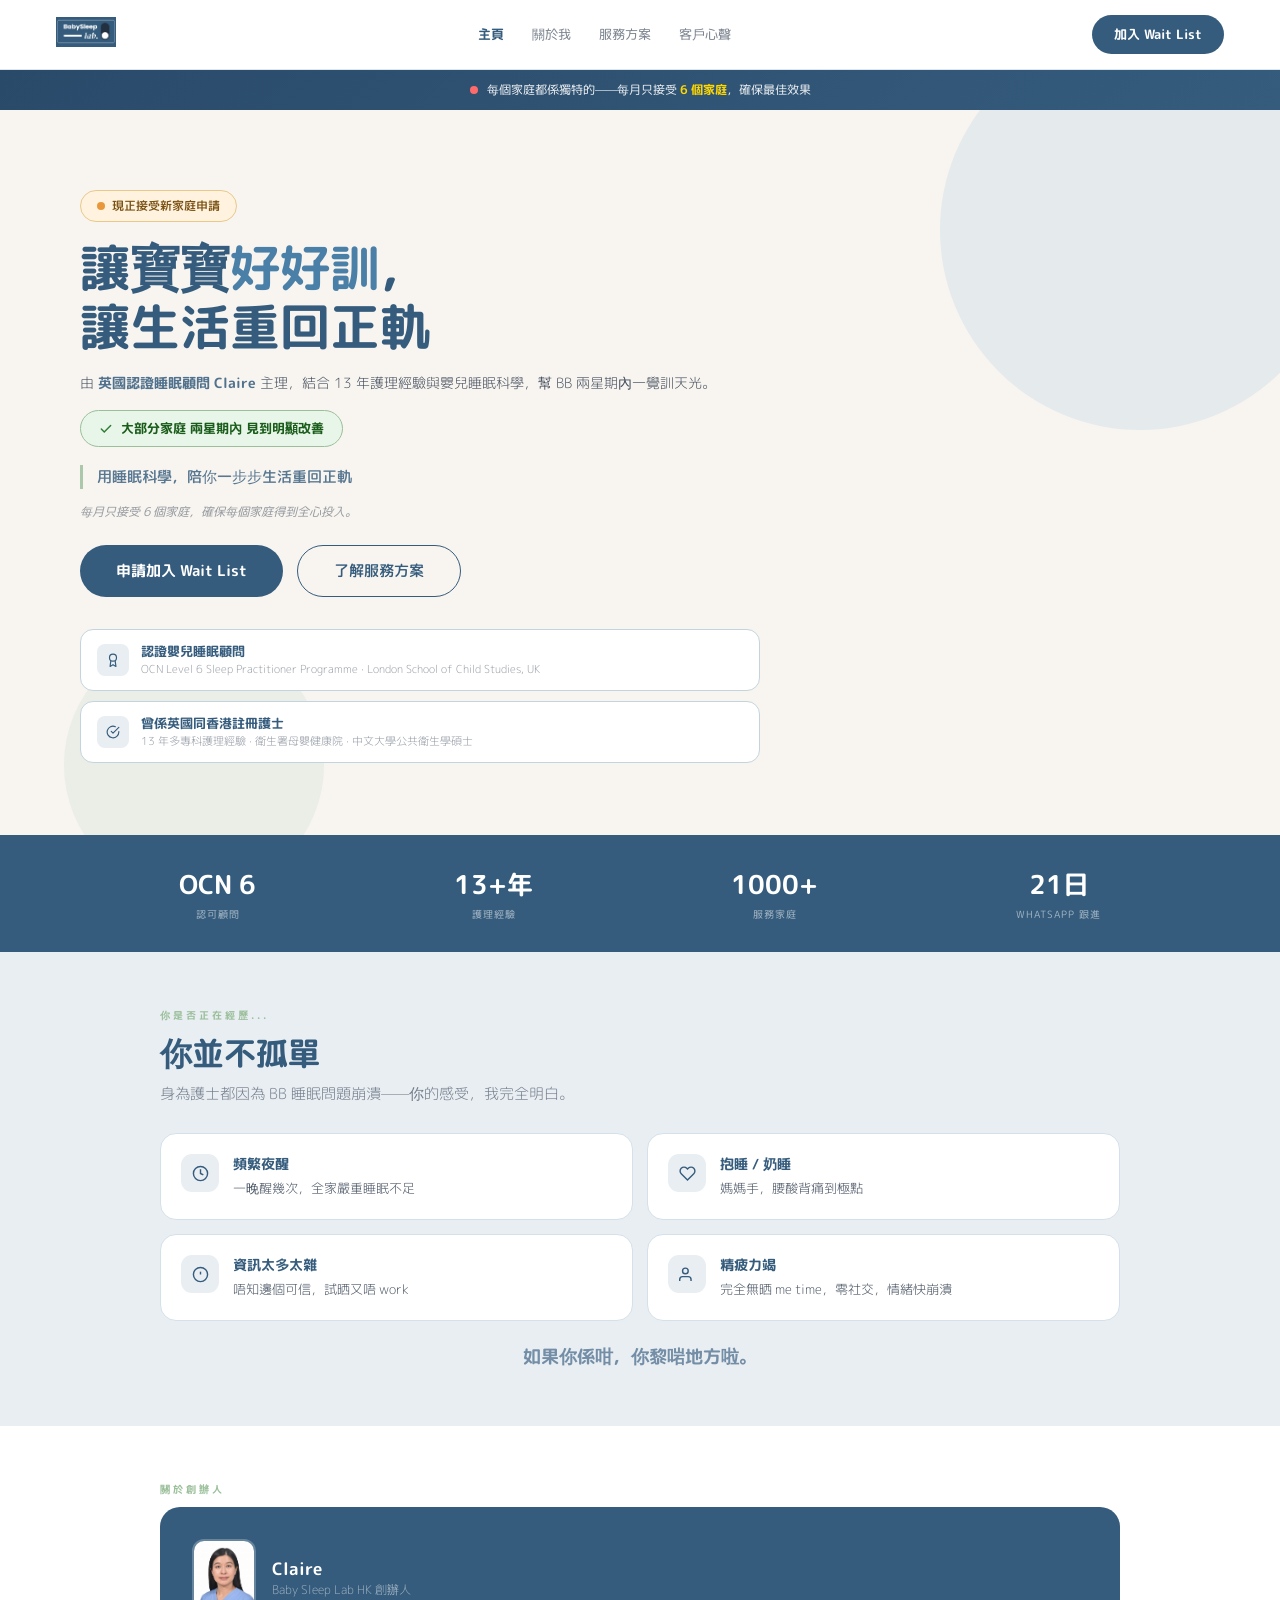
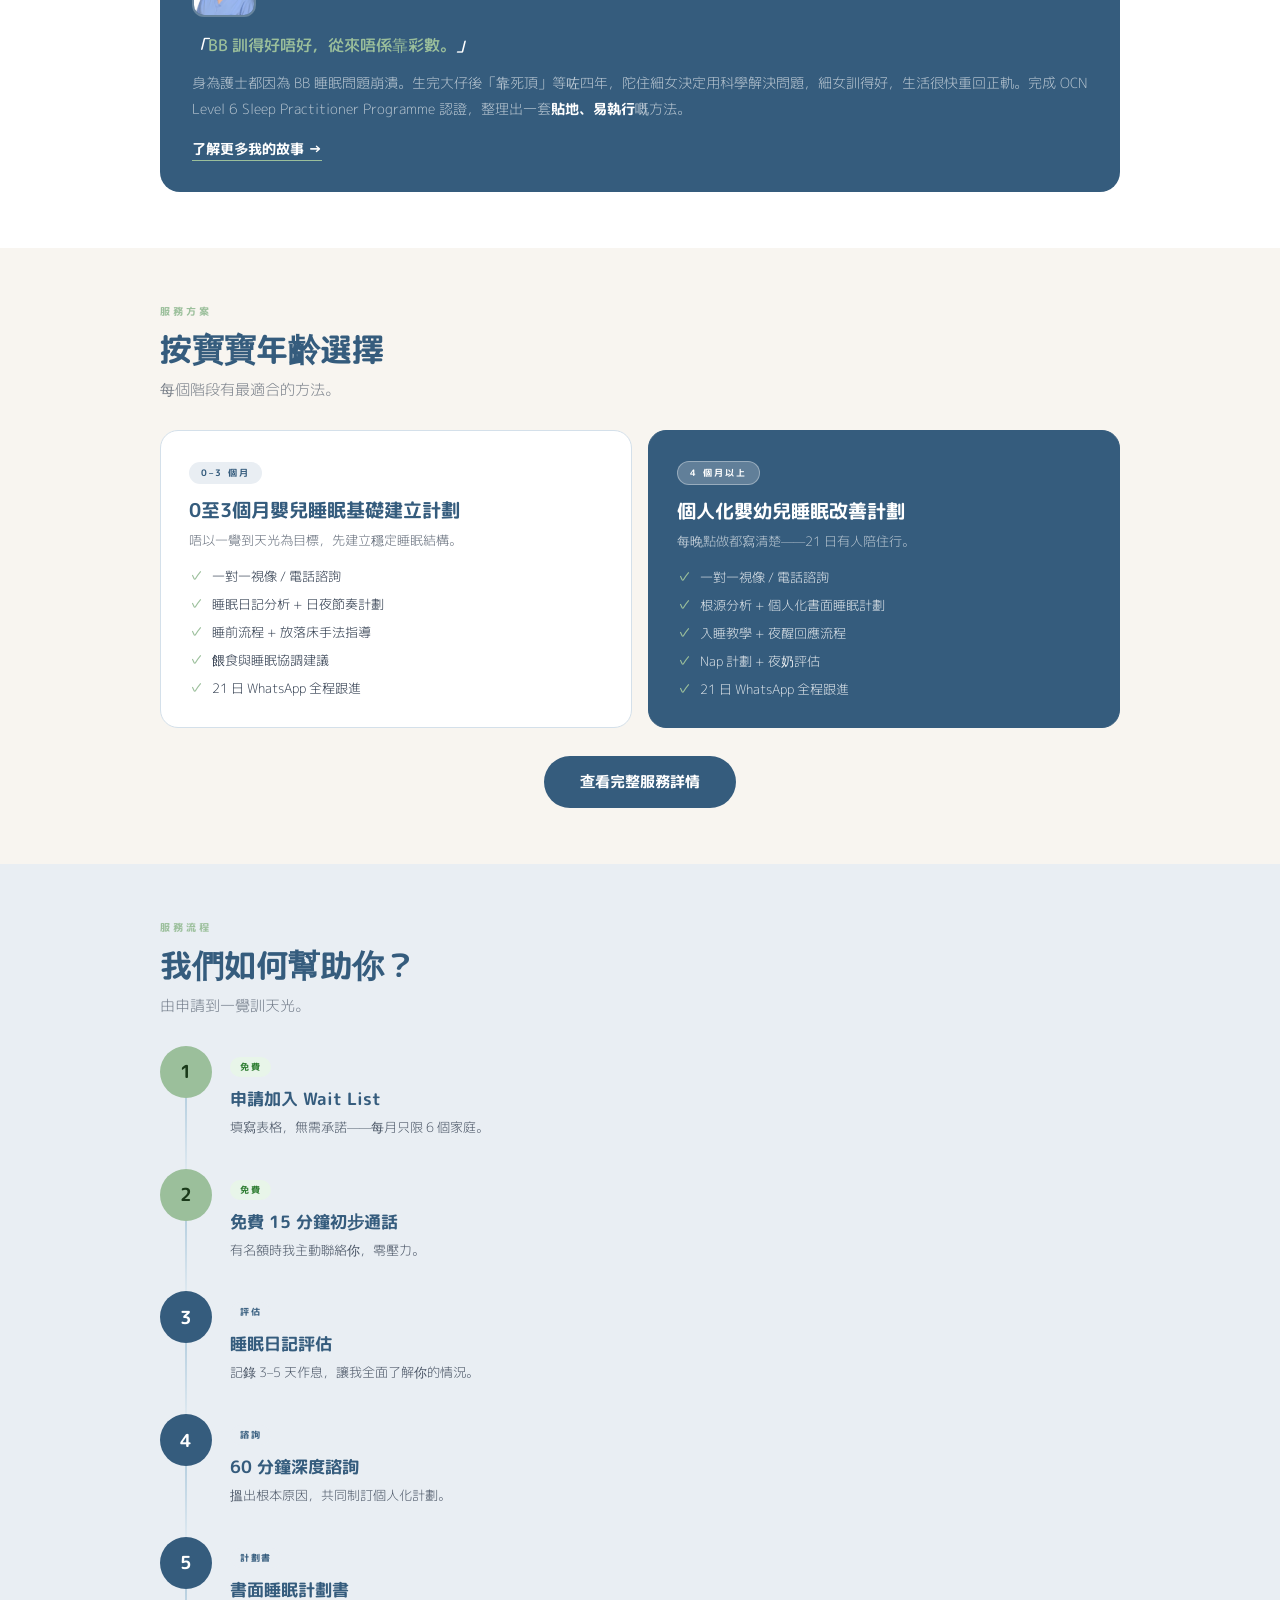
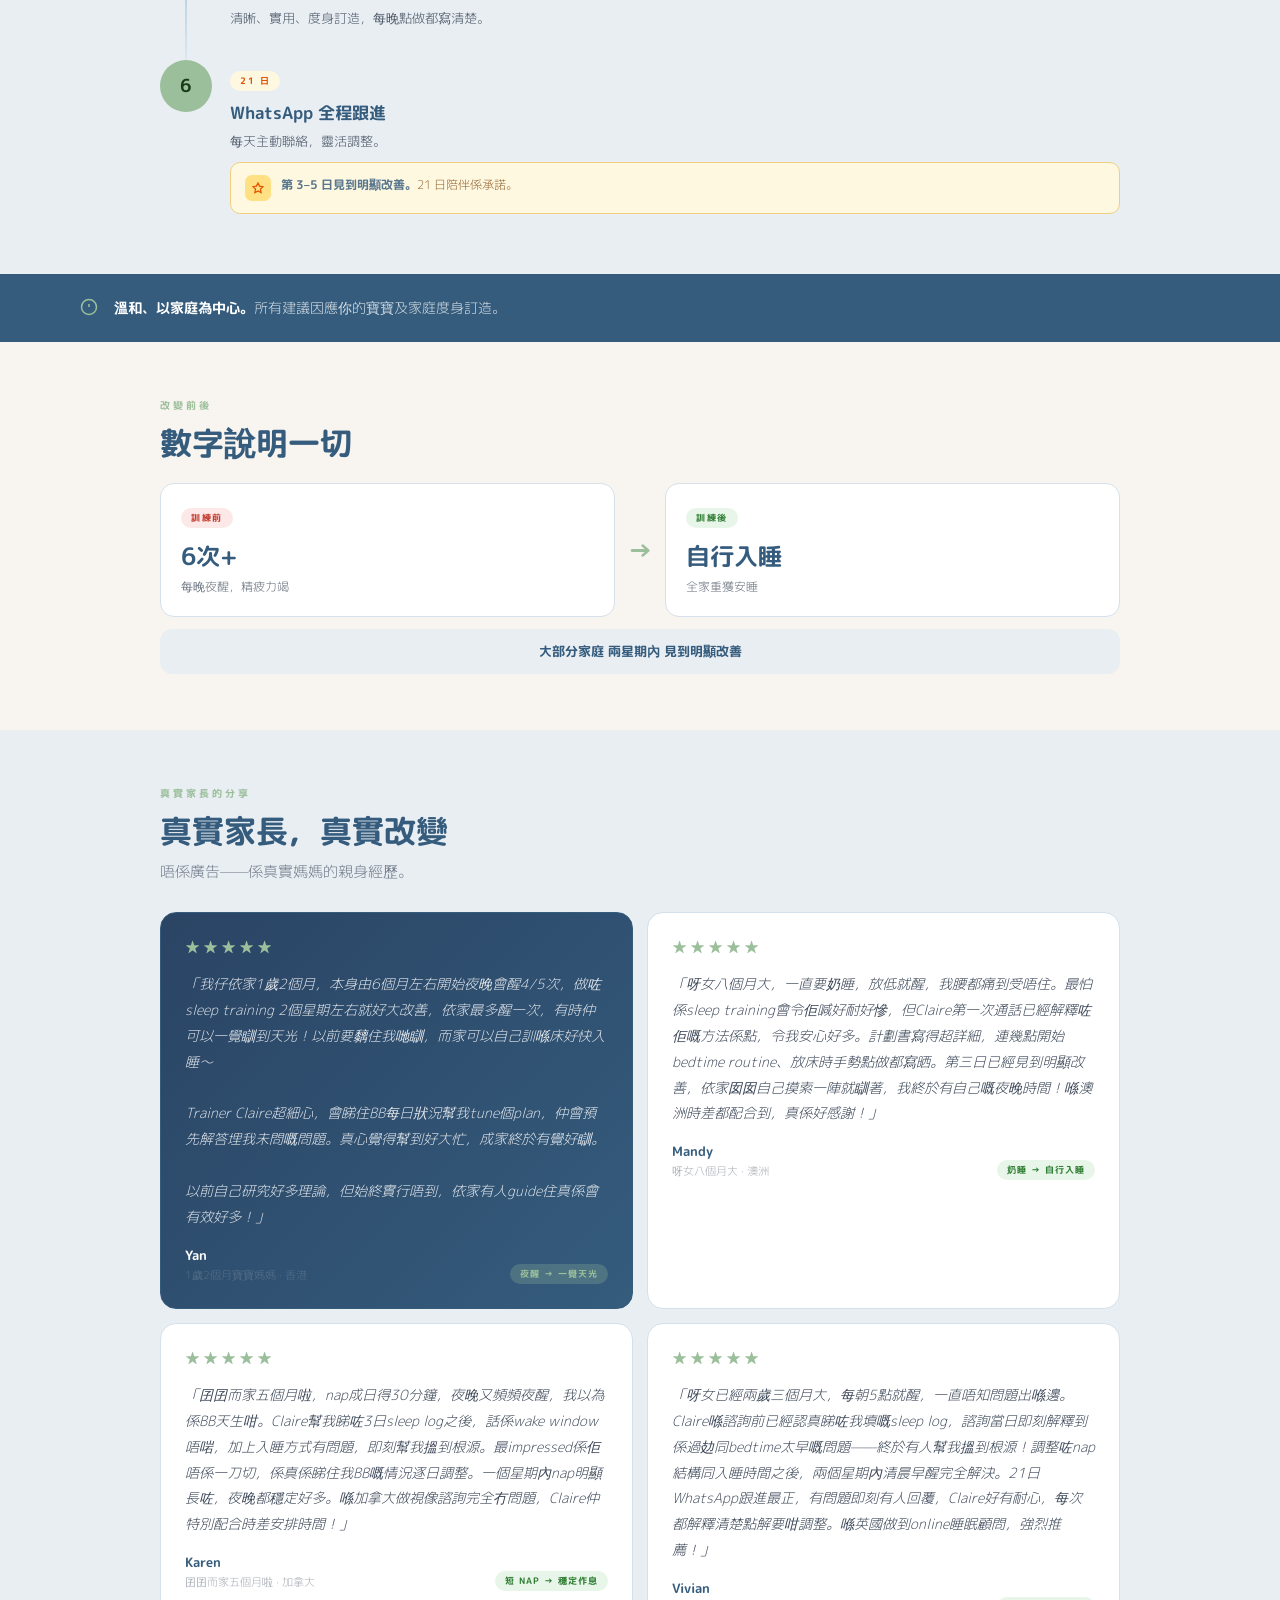
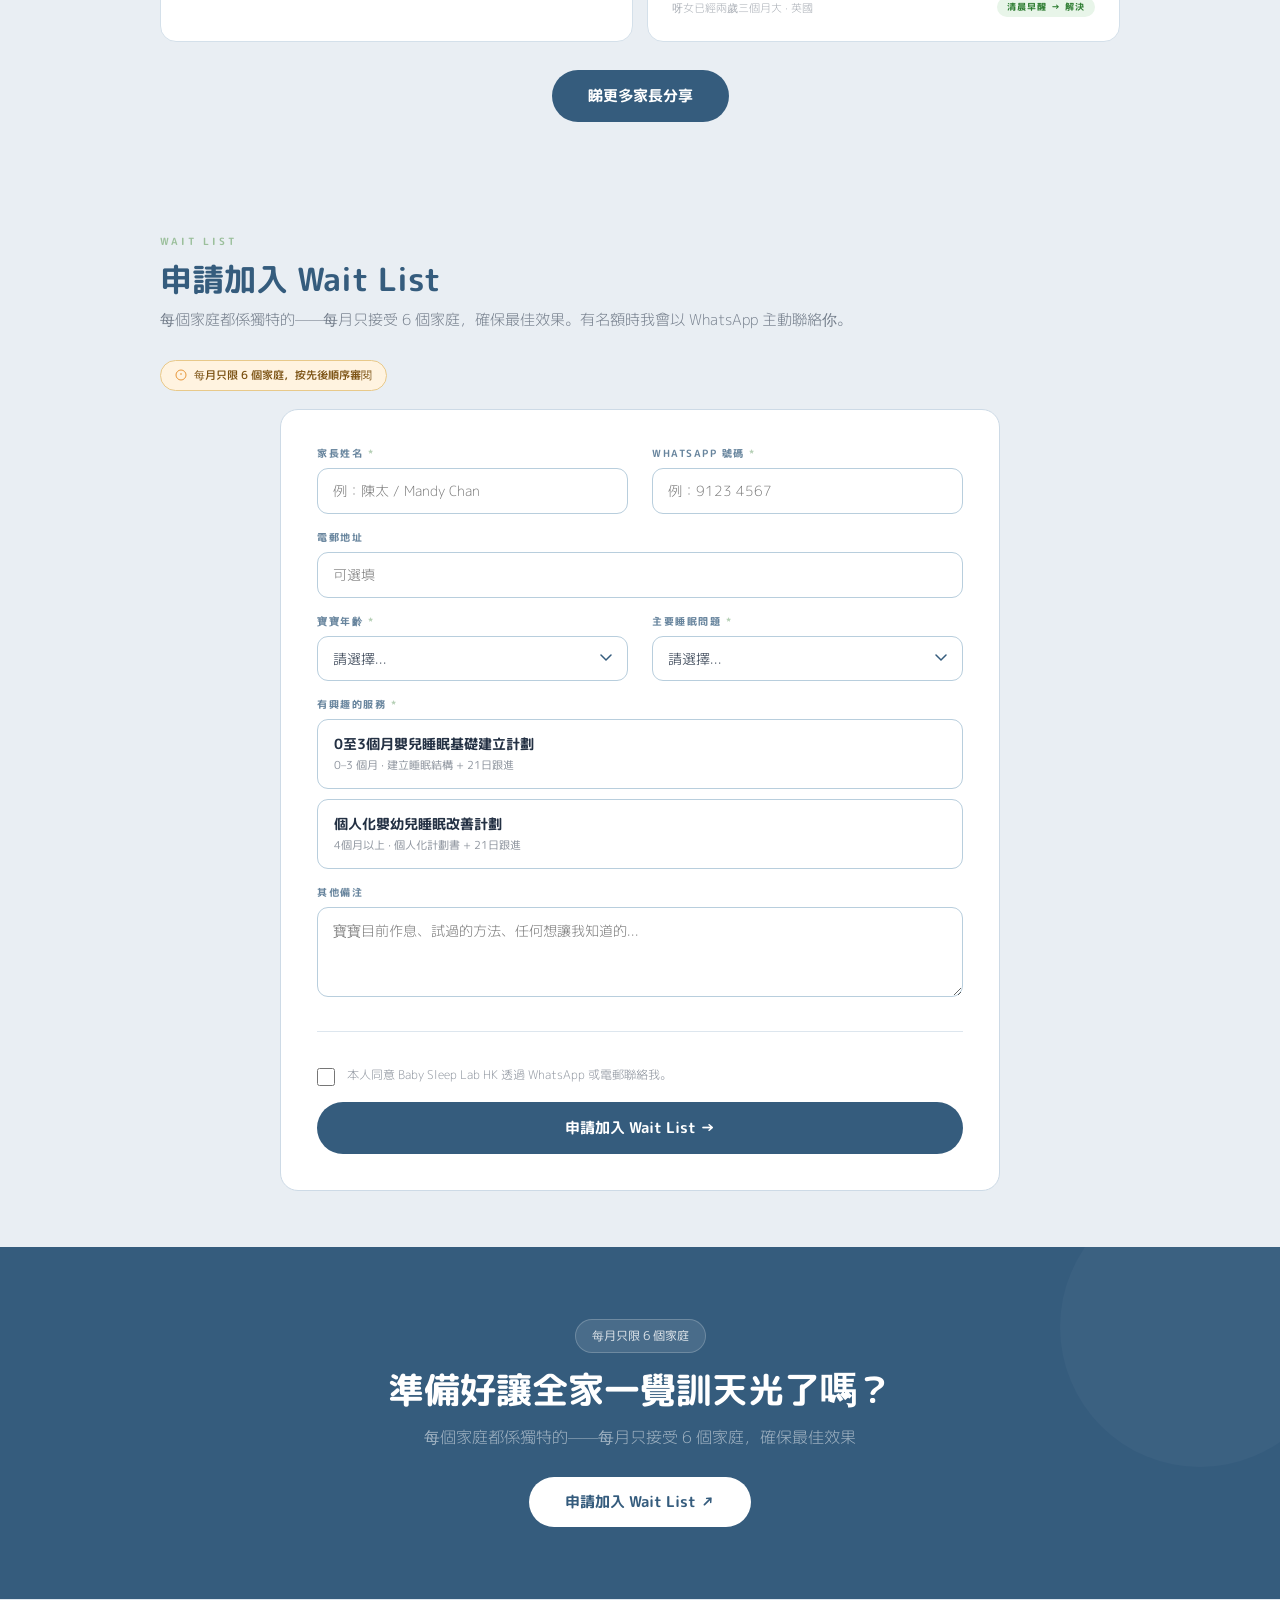
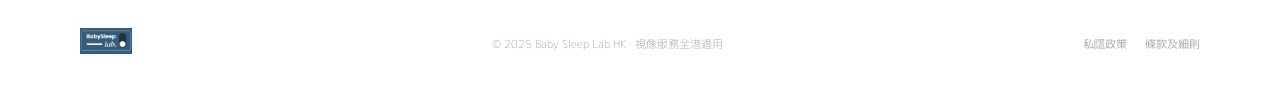
<file: index.html>
<!DOCTYPE html>
<html lang="zh-HK">
<head>
<meta charset="UTF-8">
<meta name="viewport" content="width=device-width, initial-scale=1.0">
<title>Baby Sleep Lab HK | 香港嬰兒睡眠顧問</title>
<meta name="description" content="由英國認證睡眠顧問 Claire 主理，結合 13 年護理經驗與嬰兒睡眠科學，幫 BB 兩星期內一覺訓天光。OCN Level 6 認證，全港視像服務。">
<link rel="stylesheet" href="style.css">
</head>
<body>
<nav class="nav">
  <a href="index.html"><img class="logo" src="images/logo.png" alt="Baby Sleep Lab HK"></a>
  <div class="navlinks">
    <a href="index.html" class="act">主頁</a>
    <a href="about.html">關於我</a>
    <a href="services.html">服務方案</a>
    <a href="testimonials.html">客戶心聲</a>
  </div>
  <a href="#waitlist" class="nav-btn">加入 Wait List</a>
<button class="burger" id="burgerBtn" onclick="toggleMenu()">☰</button>
</nav>
<div class="mob-menu" id="mobMenu">
  <a href="index.html" onclick="closeMenu()">🏠 主頁</a>
  <a href="about.html" onclick="closeMenu()">👩‍⚕️ 關於我</a>
  <a href="services.html" onclick="closeMenu()">📋 服務方案</a>
  <a href="testimonials.html" onclick="closeMenu()">💬 客戶心聲</a>
  <a href="#waitlist" class="mob-cta" onclick="closeMenu()">加入 Wait List</a>
</div>
<script>
function toggleMenu(){var m=document.getElementById("mobMenu");var b=document.getElementById("burgerBtn");var open=m.classList.toggle("open");b.textContent=open?"✕":"☰";}
function closeMenu(){document.getElementById("mobMenu").classList.remove("open");document.getElementById("burgerBtn").textContent="☰";}
</script>
<div class="fomo-bar"><span class="fomo-dot"></span><span>每個家庭都係獨特的——每月只接受 <strong>6 個家庭</strong>，確保最佳效果</span></div>

<section class="hero">
  <div class="hbg1"></div><div class="hbg2"></div>
  <div class="hero-inner">
    <div class="pill-o"><span class="pill-dot"></span><span>現正接受新家庭申請</span></div>
    <h1 class="h1">讓寶寶<em>好好訓</em>，<br>讓生活重回正軌</h1>
    <p class="body-t">由 <strong>英國認證睡眠顧問 Claire</strong> 主理，結合 13 年護理經驗與嬰兒睡眠科學，幫 BB 兩星期內一覺訓天光。</p>
    <div class="result-pill"><svg viewBox="0 0 24 24"><polyline points="20 6 9 17 4 12"/></svg><span>大部分家庭 兩星期內 見到明顯改善</span></div>
    <p class="hero-slogan">用睡眠科學，陪你一步步生活重回正軌</p>
    <p class="hero-limit">每月只接受 6 個家庭，確保每個家庭得到全心投入。</p>
    <div class="hero-btns">
      <a href="#waitlist" class="btn-p">申請加入 Wait List</a>
      <a href="services.html" class="btn-o">了解服務方案</a>
    </div>
    <div class="certs">
      <div class="crow"><div class="cico"><svg viewBox="0 0 24 24"><circle cx="12" cy="8" r="6"/><path d="M8.21 13.89L7 23l5-3 5 3-1.21-9.12"/></svg></div><div><div class="cmain">認證嬰兒睡眠顧問</div><div class="csub">OCN Level 6 Sleep Practitioner Programme · London School of Child Studies, UK</div></div></div>
      <div class="crow"><div class="cico"><svg viewBox="0 0 24 24"><path d="M22 11.08V12a10 10 0 1 1-5.93-9.14"/><polyline points="22 4 12 14.01 9 11.01"/></svg></div><div><div class="cmain">曾係英國同香港註冊護士</div><div class="csub">13 年多專科護理經驗 · 衛生署母嬰健康院 · 中文大學公共衛生學碩士</div></div></div>
    </div>
  </div>
</section>

<div class="trust-bar">
  <div class="trust-item"><span class="trust-num">OCN 6</span><span class="trust-lbl">認可顧問</span></div>
  <div class="trust-item"><span class="trust-num">13+年</span><span class="trust-lbl">護理經驗</span></div>
  <div class="trust-item"><span class="trust-num">1000+</span><span class="trust-lbl">服務家庭</span></div>
  <div class="trust-item"><span class="trust-num">21日</span><span class="trust-lbl">WhatsApp 跟進</span></div>
</div>

<section class="sec sl">
  <div class="sec-inner">
    <span class="ey">你是否正在經歷...</span>
    <h2 class="h2">你並不孤單</h2>
    <p class="sub">身為護士都因為 BB 睡眠問題崩潰——你的感受，我完全明白。</p>
    <div class="pain-grid">
      <div class="pain-card"><div class="pain-ico"><svg viewBox="0 0 24 24"><circle cx="12" cy="12" r="10"/><path d="M12 6v6l4 2"/></svg></div><div><h4>頻繁夜醒</h4><p>一晚醒幾次，全家嚴重睡眠不足</p></div></div>
      <div class="pain-card"><div class="pain-ico"><svg viewBox="0 0 24 24"><path d="M20.84 4.61a5.5 5.5 0 0 0-7.78 0L12 5.67l-1.06-1.06a5.5 5.5 0 0 0-7.78 7.78l1.06 1.06L12 21.23l7.78-7.78 1.06-1.06a5.5 5.5 0 0 0 0-7.78z"/></svg></div><div><h4>抱睡 / 奶睡</h4><p>媽媽手，腰酸背痛到極點</p></div></div>
      <div class="pain-card"><div class="pain-ico"><svg viewBox="0 0 24 24"><circle cx="12" cy="12" r="10"/><line x1="12" y1="8" x2="12" y2="12"/><line x1="12" y1="16" x2="12.01" y2="16"/></svg></div><div><h4>資訊太多太雜</h4><p>唔知邊個可信，試晒又唔 work</p></div></div>
      <div class="pain-card"><div class="pain-ico"><svg viewBox="0 0 24 24"><path d="M17 21v-2a4 4 0 0 0-4-4H5a4 4 0 0 0-4 4v2"/><circle cx="9" cy="7" r="4"/></svg></div><div><h4>精疲力竭</h4><p>完全無晒 me time，零社交，情緒快崩潰</p></div></div>
    </div>
    <p class="pain-end">如果你係咁，你黎啱地方啦。</p>
  </div>
</section>

<section class="sec">
  <div class="sec-inner">
    <span class="ey">關於創辦人</span>
    <div class="about-card">
      <div class="about-top"><div class="about-ava"><img src="images/claire.jpg" alt="Claire"></div><div><div class="about-name">Claire</div><div class="about-role">Baby Sleep Lab HK 創辦人</div></div></div>
      <p class="about-quote">「<em>BB 訓得好唔好，從來唔係靠彩數。</em>」</p>
      <p class="about-body">身為護士都因為 BB 睡眠問題崩潰。生完大仔後「靠死頂」等咗四年，陀住細女決定用科學解決問題，細女訓得好，生活很快重回正軌。完成 OCN Level 6 Sleep Practitioner Programme 認證，整理出一套<strong>貼地、易執行</strong>嘅方法。</p>
      <a href="about.html" class="about-link">了解更多我的故事 →</a>
    </div>
  </div>
</section>

<section class="sec cr">
  <div class="sec-inner">
    <span class="ey">服務方案</span>
    <h2 class="h2">按寶寶年齡選擇</h2>
    <p class="sub">每個階段有最適合的方法。</p>
    <div class="svc-grid">
      <div class="svc-card"><span class="svc-tag a">0–3 個月</span><h3>0至3個月嬰兒睡眠基礎建立計劃</h3><p class="svc-desc">唔以一覺到天光為目標，先建立穩定睡眠結構。</p><ul class="svc-list"><li><span class="svc-ck">✓</span>一對一視像 / 電話諮詢</li><li><span class="svc-ck">✓</span>睡眠日記分析 + 日夜節奏計劃</li><li><span class="svc-ck">✓</span>睡前流程 + 放落床手法指導</li><li><span class="svc-ck">✓</span>餵食與睡眠協調建議</li><li><span class="svc-ck">✓</span>21 日 WhatsApp 全程跟進</li></ul></div>
      <div class="svc-card feat"><span class="svc-tag b">4 個月以上</span><h3>個人化嬰幼兒睡眠改善計劃</h3><p class="svc-desc">每晚點做都寫清楚——21 日有人陪住行。</p><ul class="svc-list"><li><span class="svc-ck">✓</span>一對一視像 / 電話諮詢</li><li><span class="svc-ck">✓</span>根源分析 + 個人化書面睡眠計劃</li><li><span class="svc-ck">✓</span>入睡教學 + 夜醒回應流程</li><li><span class="svc-ck">✓</span>Nap 計劃 + 夜奶評估</li><li><span class="svc-ck">✓</span>21 日 WhatsApp 全程跟進</li></ul></div>
    </div>
    <div style="text-align:center;margin-top:28px;"><a href="services.html" class="btn-p">查看完整服務詳情</a></div>
  </div>
</section>

<section class="sec sl">
  <div class="sec-inner">
    <span class="ey">服務流程</span>
    <h2 class="h2">我們如何幫助你？</h2>
    <p class="sub">由申請到一覺訓天光。</p>
    <div class="steps-col">
      <div class="step-row"><div class="step-num g">1</div><div class="step-body"><span class="step-tag tag-free">免費</span><h3>申請加入 Wait List</h3><p>填寫表格，無需承諾——每月只限 6 個家庭。</p></div></div>
      <div class="step-row"><div class="step-num g">2</div><div class="step-body"><span class="step-tag tag-free">免費</span><h3>免費 15 分鐘初步通話</h3><p>有名額時我主動聯絡你，零壓力。</p></div></div>
      <div class="step-row"><div class="step-num">3</div><div class="step-body"><span class="step-tag tag-step">評估</span><h3>睡眠日記評估</h3><p>記錄 3–5 天作息，讓我全面了解你的情況。</p></div></div>
      <div class="step-row"><div class="step-num">4</div><div class="step-body"><span class="step-tag tag-step">諮詢</span><h3>60 分鐘深度諮詢</h3><p>搵出根本原因，共同制訂個人化計劃。</p></div></div>
      <div class="step-row"><div class="step-num">5</div><div class="step-body"><span class="step-tag tag-step">計劃書</span><h3>書面睡眠計劃書</h3><p>清晰、實用、度身訂造，每晚點做都寫清楚。</p></div></div>
      <div class="step-row"><div class="step-num g">6</div><div class="step-body"><span class="step-tag tag-days">21 日</span><h3>WhatsApp 全程跟進</h3><p>每天主動聯絡，靈活調整。</p><div class="bonus-box"><div class="bonus-ico"><svg viewBox="0 0 24 24"><path d="M12 2l3.09 6.26L22 9.27l-5 4.87 1.18 6.88L12 17.77l-6.18 3.25L7 14.14 2 9.27l6.91-1.01L12 2z"/></svg></div><div class="bonus-txt"><p><strong>第 3–5 日見到明顯改善。</strong>21 日陪伴係承諾。</p></div></div></div></div>
    </div>
  </div>
</section>

<div class="notice-bar"><svg viewBox="0 0 24 24"><circle cx="12" cy="12" r="10"/><line x1="12" y1="8" x2="12" y2="12"/><line x1="12" y1="16" x2="12.01" y2="16"/></svg><p><strong>溫和、以家庭為中心。</strong>所有建議因應你的寶寶及家庭度身訂造。</p></div>

<section class="sec cr">
  <div class="sec-inner">
    <span class="ey">改變前後</span>
    <h2 class="h2" style="margin-bottom:20px;">數字說明一切</h2>
    <div class="ba-row"><div class="ba-card"><span class="ba-tag before">訓練前</span><h4>6次+</h4><p>每晚夜醒，精疲力竭</p></div><div class="ba-arrow">→</div><div class="ba-card"><span class="ba-tag after">訓練後</span><h4>自行入睡</h4><p>全家重獲安睡</p></div></div>
    <div class="ba-note">大部分家庭 兩星期內 見到明顯改善</div>
  </div>
</section>

<section class="sec sl">
  <div class="sec-inner">
    <span class="ey">真實家長的分享</span>
    <h2 class="h2">真實家長，真實改變</h2>
    <p class="sub">唔係廣告——係真實媽媽的親身經歷。</p>
    <div class="testi-grid">
      <div class="testi-card feat"><div class="stars"><span class="star">★</span><span class="star">★</span><span class="star">★</span><span class="star">★</span><span class="star">★</span></div><p class="testi-q">「我仔依家1歲2個月，本身由6個月左右開始夜晚會醒4/5次，做咗sleep training 2個星期左右就好大改善，依家最多醒一次，有時仲可以一覺瞓到天光！以前要黐住我哋瞓，而家可以自己訓喺床好快入睡～<br><br>Trainer Claire超細心，會睇住BB每日狀況幫我tune個plan，仲會預先解答埋我未問嘅問題。真心覺得幫到好大忙，成家終於有覺好瞓。<br><br>以前自己研究好多理論，但始終實行唔到，依家有人guide住真係會有效好多！」</p><div class="testi-bottom"><div><div class="testi-name">Yan</div><div class="testi-det">1歲2個月寶寶媽媽 · 香港</div></div><span class="testi-badge">夜醒 → 一覺天光</span></div></div>
      <div class="testi-card"><div class="stars"><span class="star">★</span><span class="star">★</span><span class="star">★</span><span class="star">★</span><span class="star">★</span></div><p class="testi-q">「呀女八個月大，一直要奶睡，放低就醒，我腰都痛到受唔住。最怕係sleep training會令佢喊好耐好慘，但Claire第一次通話已經解釋咗佢嘅方法係點，令我安心好多。計劃書寫得超詳細，連幾點開始bedtime routine、放床時手勢點做都寫晒。第三日已經見到明顯改善，依家囡囡自己摸索一陣就瞓著，我終於有自己嘅夜晚時間！喺澳洲時差都配合到，真係好感謝！」</p><div class="testi-bottom"><div><div class="testi-name">Mandy</div><div class="testi-det">呀女八個月大 · 澳洲</div></div><span class="testi-badge">奶睡 → 自行入睡</span></div></div>
      <div class="testi-card"><div class="stars"><span class="star">★</span><span class="star">★</span><span class="star">★</span><span class="star">★</span><span class="star">★</span></div><p class="testi-q">「囝囝而家五個月啦，nap成日得30分鐘，夜晚又頻頻夜醒，我以為係BB天生咁。Claire幫我睇咗3日sleep log之後，話係wake window唔啱，加上入睡方式有問題，即刻幫我搵到根源。最impressed係佢唔係一刀切，係真係睇住我BB嘅情況逐日調整。一個星期內nap明顯長咗，夜晚都穩定好多。喺加拿大做視像諮詢完全冇問題，Claire仲特別配合時差安排時間！」</p><div class="testi-bottom"><div><div class="testi-name">Karen</div><div class="testi-det">囝囝而家五個月啦 · 加拿大</div></div><span class="testi-badge">短 nap → 穩定作息</span></div></div>
      <div class="testi-card"><div class="stars"><span class="star">★</span><span class="star">★</span><span class="star">★</span><span class="star">★</span><span class="star">★</span></div><p class="testi-q">「呀女已經兩歲三個月大，每朝5點就醒，一直唔知問題出喺邊。Claire喺諮詢前已經認真睇咗我填嘅sleep log，諮詢當日即刻解釋到係過攰同bedtime太早嘅問題——終於有人幫我搵到根源！調整咗nap結構同入睡時間之後，兩個星期內清晨早醒完全解決。21日WhatsApp跟進最正，有問題即刻有人回覆，Claire好有耐心，每次都解釋清楚點解要咁調整。喺英國做到online睡眠顧問，強烈推薦！」</p><div class="testi-bottom"><div><div class="testi-name">Vivian</div><div class="testi-det">呀女已經兩歲三個月大 · 英國</div></div><span class="testi-badge">清晨早醒 → 解決</span></div></div>
    </div>
    <div style="text-align:center;margin-top:28px;"><a href="testimonials.html" class="btn-p">睇更多家長分享</a></div>
  </div>
</section>

<section class="sec" style="background:var(--silver);" id="waitlist">
  <div class="sec-inner">
    <span class="ey">Wait List</span>
    <h2 class="h2">申請加入 Wait List</h2>
    <p class="sub">每個家庭都係獨特的——每月只接受 6 個家庭，確保最佳效果。有名額時我會以 WhatsApp 主動聯絡你。</p>
    <div class="ln-tag"><svg viewBox="0 0 24 24"><circle cx="12" cy="12" r="10"/><line x1="12" y1="8" x2="12" y2="12"/><line x1="12" y1="16" x2="12.01" y2="16"/></svg><span>每月只限 6 個家庭，按先後順序審閱</span></div>
    <div class="form-wrap">
      <div id="form-body">
        <div class="form-grid">
          <div class="form-field"><label>家長姓名 <span class="req">*</span></label><input type="text" id="f-name" placeholder="例：陳太 / Mandy Chan"></div>
          <div class="form-field"><label>WhatsApp 號碼 <span class="req">*</span></label><input type="tel" id="f-phone" placeholder="例：9123 4567"></div>
          <div class="form-field full"><label>電郵地址</label><input type="email" placeholder="可選填"></div>
          <div class="form-field"><label>寶寶年齡 <span class="req">*</span></label><select id="f-age"><option value="">請選擇...</option><option>0–3 個月</option><option>4–6 個月</option><option>7–9 個月</option><option>10–12 個月</option><option>1–2 歲</option><option>2–3 歲</option></select></div>
          <div class="form-field"><label>主要睡眠問題 <span class="req">*</span></label><select id="f-issue"><option value="">請選擇...</option><option>頻繁夜醒</option><option>抱睡/奶睡</option><option>難以入睡</option><option>日間小睡短</option><option>作息不規律</option><option>其他</option></select></div>
          <div class="form-field full"><label>有興趣的服務 <span class="req">*</span></label><div class="svc-opts"><div class="svc-opt" id="sopt1" onclick="selectSvc('sopt1')"><div class="svc-opt-title">0至3個月嬰兒睡眠基礎建立計劃</div><div class="svc-opt-sub">0–3 個月 · 建立睡眠結構 + 21日跟進</div></div><div class="svc-opt" id="sopt2" onclick="selectSvc('sopt2')"><div class="svc-opt-title">個人化嬰幼兒睡眠改善計劃</div><div class="svc-opt-sub">4個月以上 · 個人化計劃書 + 21日跟進</div></div></div></div>
          <div class="form-field full"><label>其他備注</label><textarea placeholder="寶寶目前作息、試過的方法、任何想讓我知道的..."></textarea></div>
          <div class="form-divider"></div>
          <div class="priv-row"><input type="checkbox" id="f-consent"><p>本人同意 Baby Sleep Lab HK 透過 WhatsApp 或電郵聯絡我。</p></div>
          <div class="form-err" id="f-err">請填妥所有必填項目並同意私隱條款</div>
          <button class="submit-btn" onclick="submitForm()">申請加入 Wait List →</button>
        </div>
      </div>
      <div class="form-success" id="form-success"><div class="check"><svg viewBox="0 0 24 24" fill="none" stroke="#fff" stroke-width="2.5" stroke-linecap="round"><polyline points="20 6 9 17 4 12"/></svg></div><h3>已成功加入 Wait List！</h3><p>多謝你的申請。有名額時 Claire 將以 WhatsApp 主動聯絡你。<br><br>撐住——好覺快來喇。</p></div>
    </div>
  </div>
</section>

<section class="cta-sec"><div class="cta-badge"><span>每月只限 6 個家庭</span></div><h2>準備好讓全家一覺訓天光了嗎？</h2><p>每個家庭都係獨特的——每月只接受 6 個家庭，確保最佳效果</p><a href="#waitlist" class="btn-w">申請加入 Wait List ↗</a></section>
<footer class="footer"><a href="index.html"><img class="logo" src="images/logo.png" alt="Baby Sleep Lab HK"></a><p>© 2025 Baby Sleep Lab HK · 視像服務全港適用</p><div class="footer-links"><a href="#">私隱政策</a><a href="#">條款及細則</a></div></footer>
<script>
let selectedSvc='';
function selectSvc(id){document.querySelectorAll('.svc-opt').forEach(o=>o.classList.remove('sel'));document.getElementById(id).classList.add('sel');selectedSvc=id;}
function submitForm(){const name=document.getElementById('f-name').value.trim();const phone=document.getElementById('f-phone').value.trim();const age=document.getElementById('f-age').value;const issue=document.getElementById('f-issue').value;const consent=document.getElementById('f-consent').checked;const err=document.getElementById('f-err');if(!name||!phone||phone.replace(/\s/g,'').length<8||!age||!issue||!selectedSvc||!consent){err.style.display='block';return;}err.style.display='none';document.getElementById('form-body').style.display='none';document.getElementById('form-success').style.display='block';}
</script>
</body>
</html>
</file>
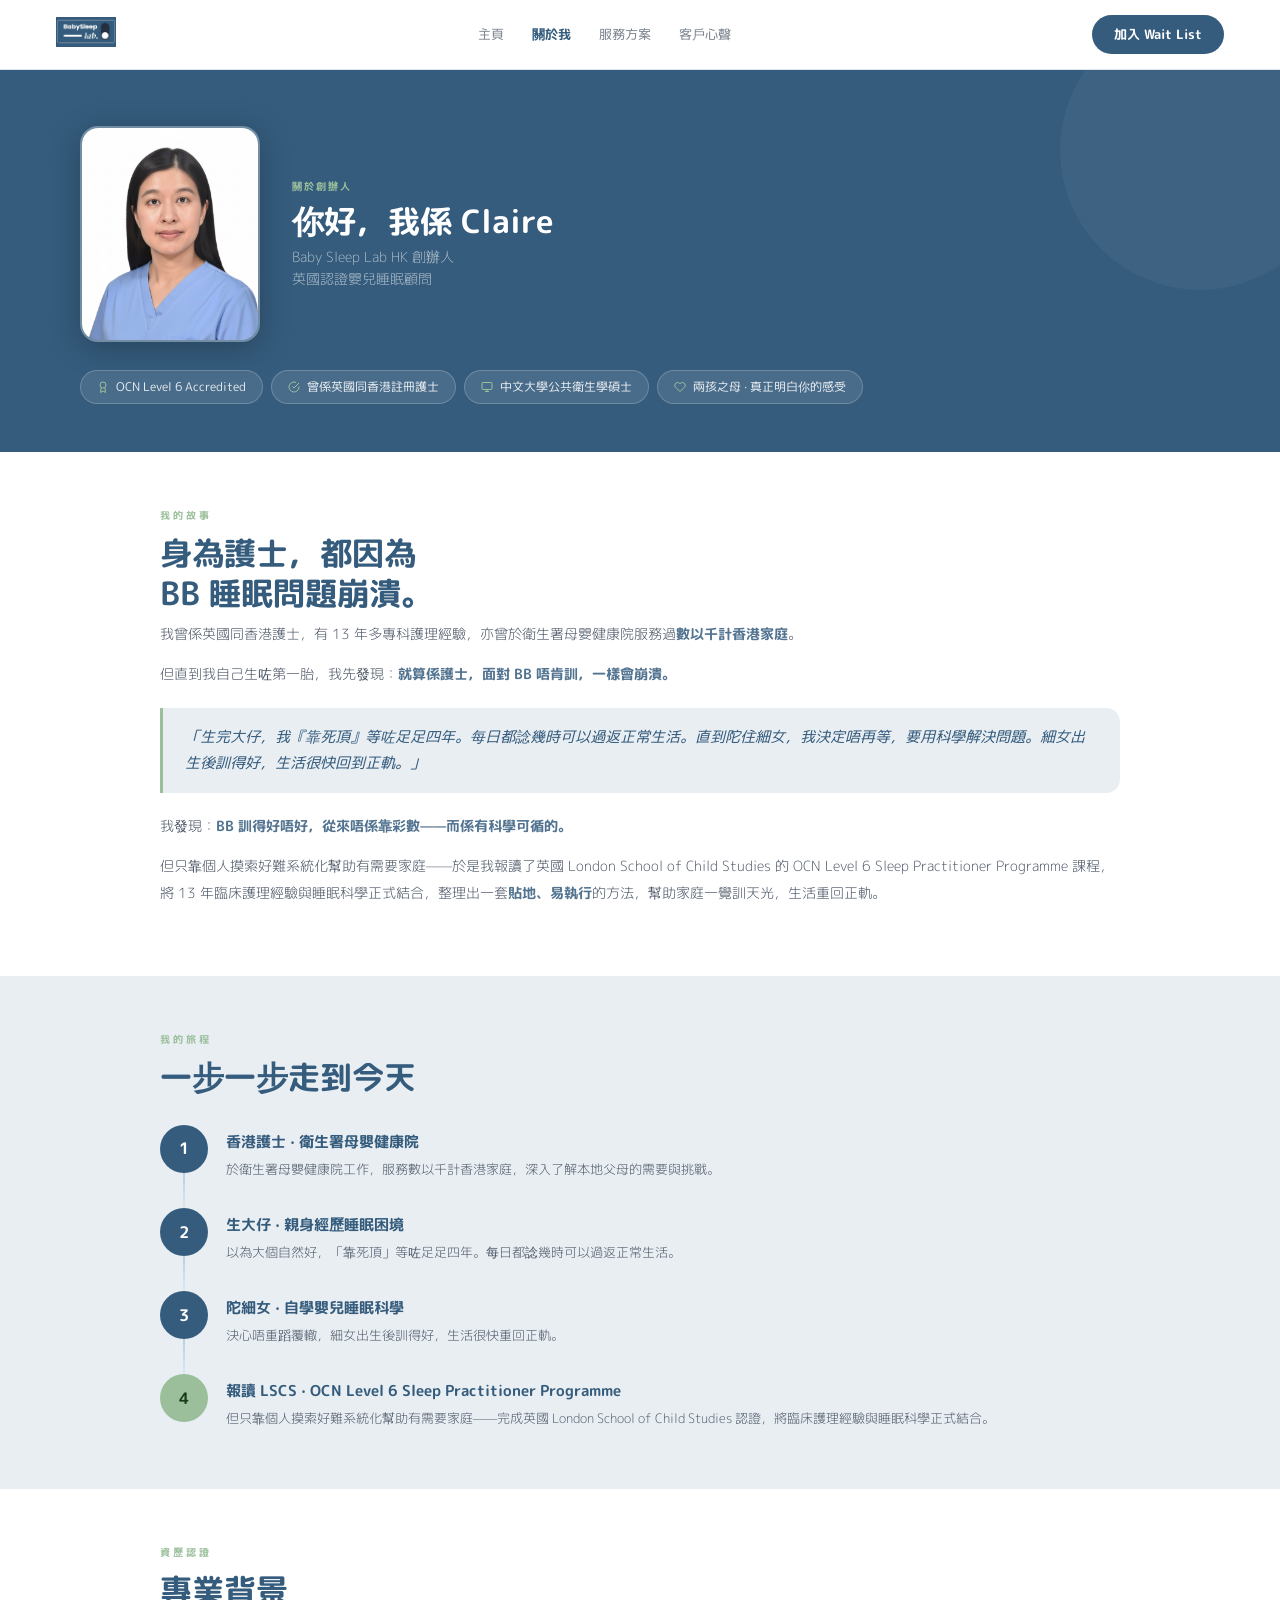
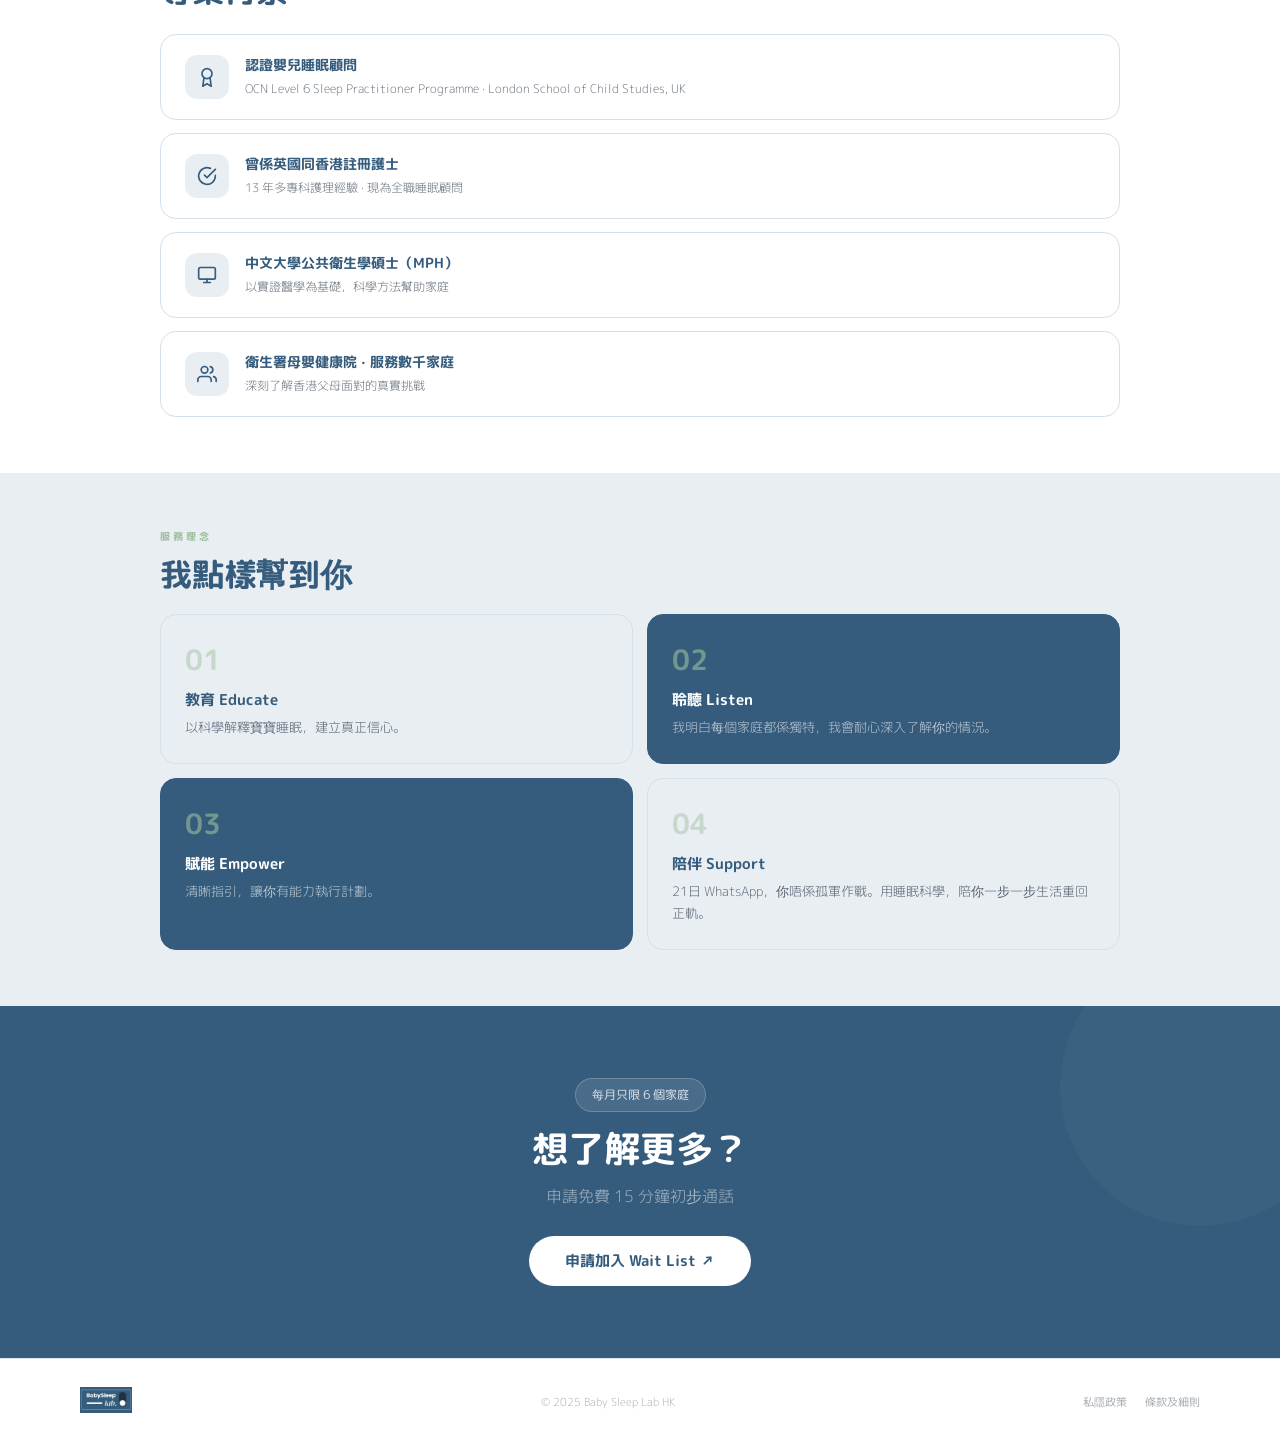
<file: about.html>
<!DOCTYPE html>
<html lang="zh-HK">
<head>
<meta charset="UTF-8">
<meta name="viewport" content="width=device-width, initial-scale=1.0">
<title>關於我 Claire | Baby Sleep Lab HK</title>
<meta name="description" content="身為護士都因為 BB 睡眠問題崩潰。OCN Level 6 Sleep Practitioner Programme 認證，曾係英國同香港護士，中文大學公共衛生學碩士。">
<link rel="stylesheet" href="style.css">
</head>
<body>
<nav class="nav">
  <a href="index.html"><img class="logo" src="images/logo.png" alt="Baby Sleep Lab HK"></a>
  <div class="navlinks"><a href="index.html">主頁</a><a href="about.html" class="act">關於我</a><a href="services.html">服務方案</a><a href="testimonials.html">客戶心聲</a></div>
  <a href="index.html#waitlist" class="nav-btn">加入 Wait List</a>
<button class="burger" id="burgerBtn" onclick="toggleMenu()">☰</button>
</nav>
<div class="mob-menu" id="mobMenu">
  <a href="index.html" onclick="closeMenu()">🏠 主頁</a>
  <a href="about.html" onclick="closeMenu()">👩‍⚕️ 關於我</a>
  <a href="services.html" onclick="closeMenu()">📋 服務方案</a>
  <a href="testimonials.html" onclick="closeMenu()">💬 客戶心聲</a>
  <a href="index.html#waitlist" class="mob-cta" onclick="closeMenu()">加入 Wait List</a>
</div>
<script>
function toggleMenu(){var m=document.getElementById("mobMenu");var b=document.getElementById("burgerBtn");var open=m.classList.toggle("open");b.textContent=open?"✕":"☰";}
function closeMenu(){document.getElementById("mobMenu").classList.remove("open");document.getElementById("burgerBtn").textContent="☰";}
</script>
<div class="about-hero">
  <div class="about-grid">
    <div class="about-photo"><img src="images/claire.jpg" alt="Claire"></div>
    <div><span class="about-hero-ey">關於創辦人</span><div class="about-hero-name">你好，我係 Claire</div><div class="about-hero-role">Baby Sleep Lab HK 創辦人<br>英國認證嬰兒睡眠顧問</div></div>
  </div>
  <div class="about-pills">
    <span class="about-pill"><svg viewBox="0 0 24 24"><circle cx="12" cy="8" r="6"/><path d="M8.21 13.89L7 23l5-3 5 3-1.21-9.12"/></svg>OCN Level 6 Accredited</span>
    <span class="about-pill"><svg viewBox="0 0 24 24"><path d="M22 11.08V12a10 10 0 1 1-5.93-9.14"/><polyline points="22 4 12 14.01 9 11.01"/></svg>曾係英國同香港註冊護士</span>
    <span class="about-pill"><svg viewBox="0 0 24 24"><rect x="2" y="3" width="20" height="14" rx="2"/><path d="M8 21h8M12 17v4"/></svg>中文大學公共衛生學碩士</span>
    <span class="about-pill"><svg viewBox="0 0 24 24"><path d="M20.84 4.61a5.5 5.5 0 0 0-7.78 0L12 5.67l-1.06-1.06a5.5 5.5 0 0 0-7.78 7.78l1.06 1.06L12 21.23l7.78-7.78 1.06-1.06a5.5 5.5 0 0 0 0-7.78z"/></svg>兩孩之母 · 真正明白你的感受</span>
  </div>
</div>
<section class="sec"><div class="sec-inner">
  <span class="ey">我的故事</span>
  <h2 class="h2">身為護士，都因為<br>BB 睡眠問題崩潰。</h2>
  <p class="body-t">我曾係英國同香港護士，有 13 年多專科護理經驗，亦曾於衛生署母嬰健康院服務過<strong>數以千計香港家庭</strong>。</p>
  <p class="body-t">但直到我自己生咗第一胎，我先發現：<strong>就算係護士，面對 BB 唔肯訓，一樣會崩潰。</strong></p>
  <div class="qblock"><p>「生完大仔，我『靠死頂』等咗足足四年。每日都諗幾時可以過返正常生活。直到陀住細女，我決定唔再等，要用科學解決問題。細女出生後訓得好，生活很快回到正軌。」</p></div>
  <p class="body-t">我發現：<strong>BB 訓得好唔好，從來唔係靠彩數——而係有科學可循的。</strong></p>
  <p class="body-t">但只靠個人摸索好難系統化幫助有需要家庭——於是我報讀了英國 London School of Child Studies 的 OCN Level 6 Sleep Practitioner Programme 課程，將 13 年臨床護理經驗與睡眠科學正式結合，整理出一套<strong>貼地、易執行</strong>的方法，幫助家庭一覺訓天光，生活重回正軌。</p>
</div></section>
<section class="sec sl"><div class="sec-inner">
  <span class="ey">我的旅程</span>
  <h2 class="h2" style="margin-bottom:28px;">一步一步走到今天</h2>
  <div class="tl-row"><div class="tl-dot">1</div><div class="tl-body"><h4>香港護士 · 衛生署母嬰健康院</h4><p>於衛生署母嬰健康院工作，服務數以千計香港家庭，深入了解本地父母的需要與挑戰。</p></div></div>
  <div class="tl-row"><div class="tl-dot">2</div><div class="tl-body"><h4>生大仔 · 親身經歷睡眠困境</h4><p>以為大個自然好，「靠死頂」等咗足足四年。每日都諗幾時可以過返正常生活。</p></div></div>
  <div class="tl-row"><div class="tl-dot">3</div><div class="tl-body"><h4>陀細女 · 自學嬰兒睡眠科學</h4><p>決心唔重蹈覆轍，細女出生後訓得好，生活很快重回正軌。</p></div></div>
  <div class="tl-row"><div class="tl-dot g">4</div><div class="tl-body"><h4>報讀 LSCS · OCN Level 6 Sleep Practitioner Programme</h4><p>但只靠個人摸索好難系統化幫助有需要家庭——完成英國 London School of Child Studies 認證，將臨床護理經驗與睡眠科學正式結合。</p></div></div>
</div></section>
<section class="sec"><div class="sec-inner">
  <span class="ey">資歷認證</span>
  <h2 class="h2" style="margin-bottom:24px;">專業背景</h2>
  <div class="cred-grid">
    <div class="cred-card"><div class="cred-ico"><svg viewBox="0 0 24 24"><circle cx="12" cy="8" r="6"/><path d="M8.21 13.89L7 23l5-3 5 3-1.21-9.12"/></svg></div><div><h4>認證嬰兒睡眠顧問</h4><p>OCN Level 6 Sleep Practitioner Programme · London School of Child Studies, UK</p></div></div>
    <div class="cred-card"><div class="cred-ico"><svg viewBox="0 0 24 24"><path d="M22 11.08V12a10 10 0 1 1-5.93-9.14"/><polyline points="22 4 12 14.01 9 11.01"/></svg></div><div><h4>曾係英國同香港註冊護士</h4><p>13 年多專科護理經驗 · 現為全職睡眠顧問</p></div></div>
    <div class="cred-card"><div class="cred-ico"><svg viewBox="0 0 24 24"><rect x="2" y="3" width="20" height="14" rx="2"/><path d="M8 21h8M12 17v4"/></svg></div><div><h4>中文大學公共衛生學碩士（MPH）</h4><p>以實證醫學為基礎，科學方法幫助家庭</p></div></div>
    <div class="cred-card"><div class="cred-ico"><svg viewBox="0 0 24 24"><path d="M17 21v-2a4 4 0 0 0-4-4H5a4 4 0 0 0-4 4v2"/><circle cx="9" cy="7" r="4"/><path d="M23 21v-2a4 4 0 0 0-3-3.87"/><path d="M16 3.13a4 4 0 0 1 0 7.75"/></svg></div><div><h4>衛生署母嬰健康院 · 服務數千家庭</h4><p>深刻了解香港父母面對的真實挑戰</p></div></div>
  </div>
</div></section>
<section class="sec sl"><div class="sec-inner">
  <span class="ey">服務理念</span>
  <h2 class="h2" style="margin-bottom:20px;">我點樣幫到你</h2>
  <div class="phil-grid">
    <div class="phil-card"><div class="phil-num">01</div><h3>教育 Educate</h3><p>以科學解釋寶寶睡眠，建立真正信心。</p></div>
    <div class="phil-card hi"><div class="phil-num">02</div><h3>聆聽 Listen</h3><p>我明白每個家庭都係獨特，我會耐心深入了解你的情況。</p></div>
    <div class="phil-card hi"><div class="phil-num">03</div><h3>賦能 Empower</h3><p>清晰指引，讓你有能力執行計劃。</p></div>
    <div class="phil-card"><div class="phil-num">04</div><h3>陪伴 Support</h3><p>21日 WhatsApp，你唔係孤軍作戰。用睡眠科學，陪你一步一步生活重回正軌。</p></div>
  </div>
</div></section>
<section class="cta-sec"><div class="cta-badge"><span>每月只限 6 個家庭</span></div><h2>想了解更多？</h2><p>申請免費 15 分鐘初步通話</p><a href="index.html#waitlist" class="btn-w">申請加入 Wait List ↗</a></section>
<footer class="footer"><a href="index.html"><img class="logo" src="images/logo.png" alt="Baby Sleep Lab HK"></a><p>© 2025 Baby Sleep Lab HK</p><div class="footer-links"><a href="#">私隱政策</a><a href="#">條款及細則</a></div></footer>
</body>
</html>
</file>
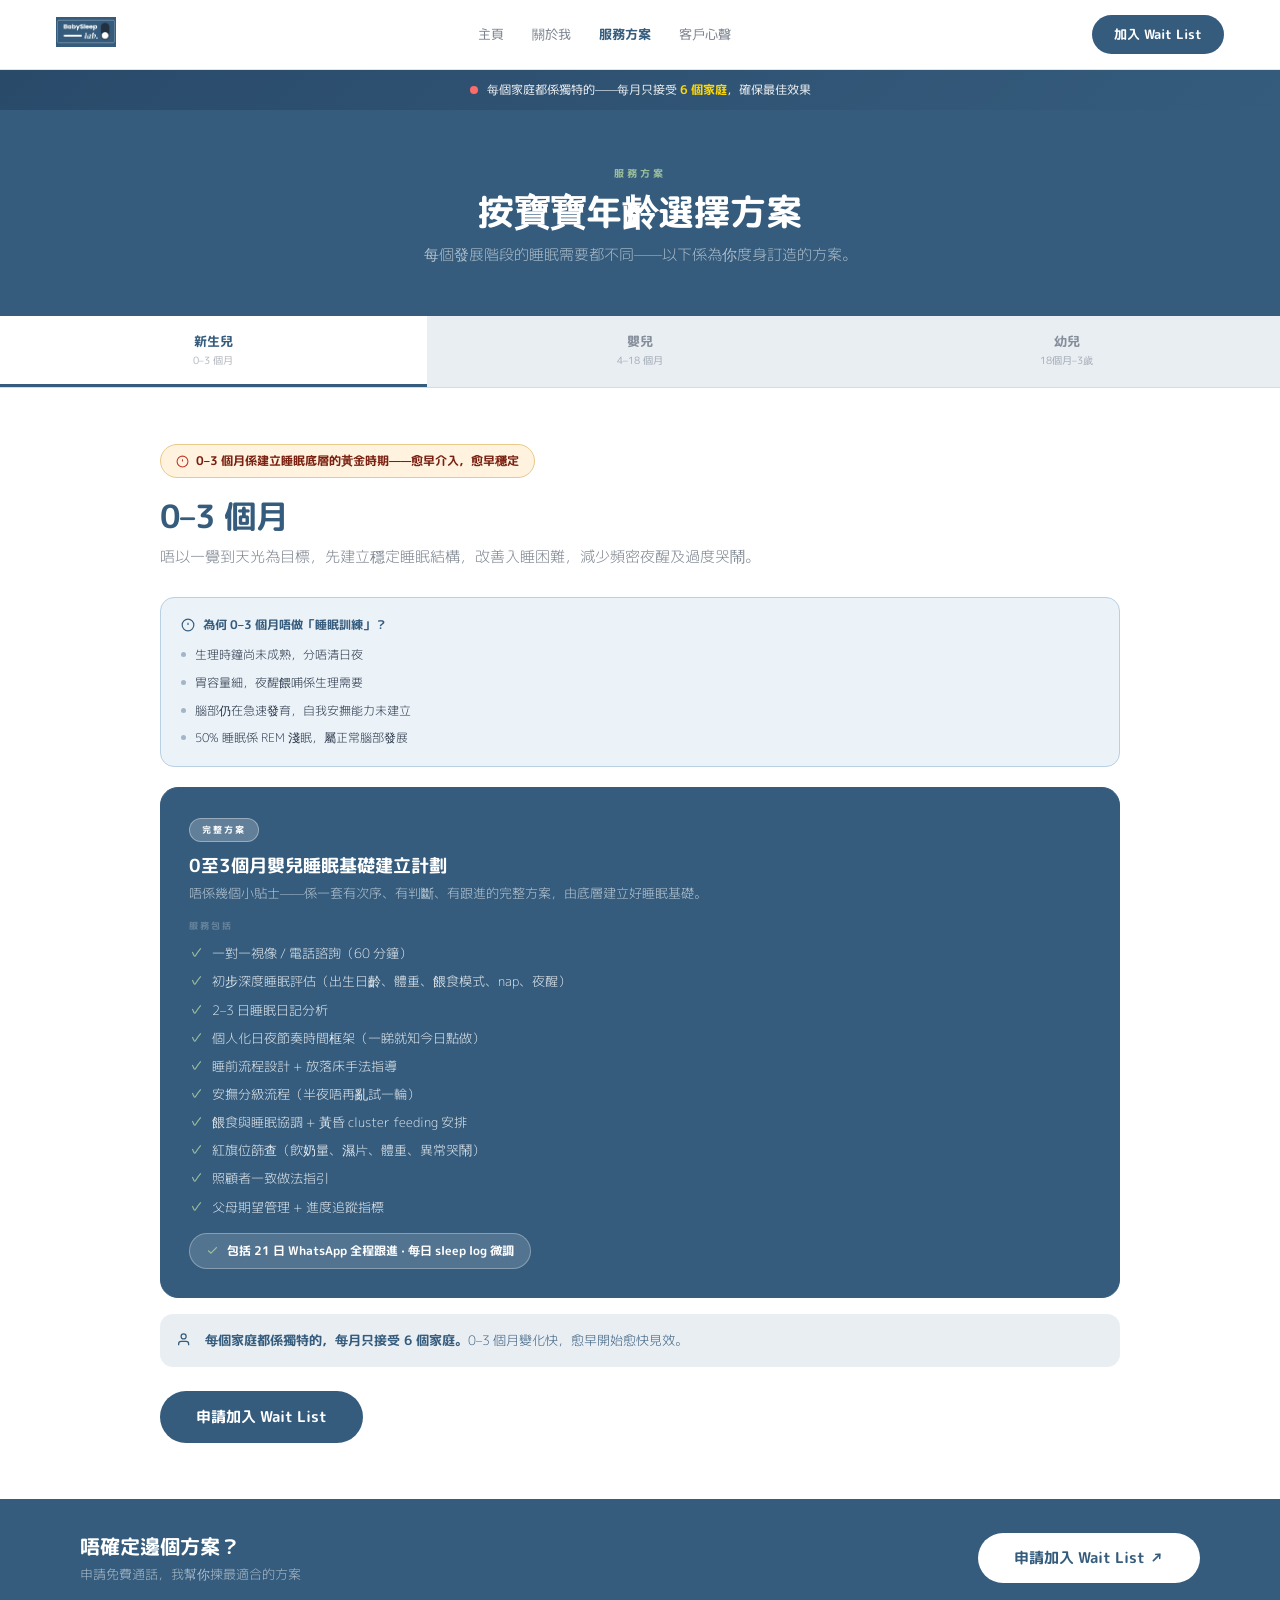
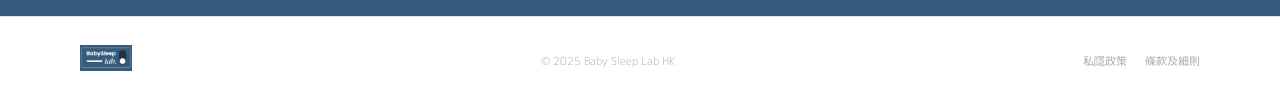
<file: services.html>
<!DOCTYPE html>
<html lang="zh-HK">
<head>
<meta charset="UTF-8">
<meta name="viewport" content="width=device-width, initial-scale=1.0">
<title>服務方案 | Baby Sleep Lab HK</title>
<meta name="description" content="按寶寶年齡選擇最適合的睡眠方案。0至3個月嬰兒睡眠基礎建立計劃、個人化嬰幼兒睡眠改善計劃，21日WhatsApp全程跟進。">
<link rel="stylesheet" href="style.css">
</head>
<body>
<nav class="nav">
  <a href="index.html"><img class="logo" src="images/logo.png" alt="Baby Sleep Lab HK"></a>
  <div class="navlinks"><a href="index.html">主頁</a><a href="about.html">關於我</a><a href="services.html" class="act">服務方案</a><a href="testimonials.html">客戶心聲</a></div>
  <a href="index.html#waitlist" class="nav-btn">加入 Wait List</a>
<button class="burger" id="burgerBtn" onclick="toggleMenu()">☰</button>
</nav>
<div class="mob-menu" id="mobMenu">
  <a href="index.html" onclick="closeMenu()">🏠 主頁</a>
  <a href="about.html" onclick="closeMenu()">👩‍⚕️ 關於我</a>
  <a href="services.html" onclick="closeMenu()">📋 服務方案</a>
  <a href="testimonials.html" onclick="closeMenu()">💬 客戶心聲</a>
  <a href="index.html#waitlist" class="mob-cta" onclick="closeMenu()">加入 Wait List</a>
</div>
<script>
function toggleMenu(){var m=document.getElementById("mobMenu");var b=document.getElementById("burgerBtn");var open=m.classList.toggle("open");b.textContent=open?"✕":"☰";}
function closeMenu(){document.getElementById("mobMenu").classList.remove("open");document.getElementById("burgerBtn").textContent="☰";}
</script>
<div class="fomo-bar"><span class="fomo-dot"></span><span>每個家庭都係獨特的——每月只接受 <strong>6 個家庭</strong>，確保最佳效果</span></div>
<div class="svc-hero">
  <span class="ey">服務方案</span>
  <h1 class="h1" style="font-size:36px;color:var(--white);margin-bottom:10px;">按寶寶年齡選擇方案</h1>
  <p style="font-size:15px;color:rgba(255,255,255,0.6);font-weight:300;line-height:1.65;">每個發展階段的睡眠需要都不同——以下係為你度身訂造的方案。</p>
</div>
<div class="age-tabs">
  <div class="age-tab on" id="tab-nb" onclick="swAge('nb')"><div class="age-tab-title">新生兒</div><div class="age-tab-sub">0–3 個月</div></div>
  <div class="age-tab" id="tab-baby" onclick="swAge('baby')"><div class="age-tab-title">嬰兒</div><div class="age-tab-sub">4–18 個月</div></div>
  <div class="age-tab" id="tab-toddler" onclick="swAge('toddler')"><div class="age-tab-title">幼兒</div><div class="age-tab-sub">18個月–3歲</div></div>
</div>

<!-- NEWBORN -->
<div class="age-sec on" id="age-nb">
  <section class="sec"><div class="sec-inner">
    <div class="fomo-tag"><svg viewBox="0 0 24 24"><circle cx="12" cy="12" r="10"/><line x1="12" y1="8" x2="12" y2="12"/><line x1="12" y1="16" x2="12.01" y2="16"/></svg><span>0–3 個月係建立睡眠底層的黃金時期——愈早介入，愈早穩定</span></div>
    <h2 class="h2">0–3 個月</h2>
    <p class="sub">唔以一覺到天光為目標，先建立穩定睡眠結構，改善入睡困難，減少頻密夜醒及過度哭鬧。</p>
    <div class="why-box">
      <div class="why-title"><svg viewBox="0 0 24 24"><circle cx="12" cy="12" r="10"/><line x1="12" y1="8" x2="12" y2="12"/><line x1="12" y1="16" x2="12.01" y2="16"/></svg>為何 0–3 個月唔做「睡眠訓練」？</div>
      <ul class="why-list"><li><span class="wdot"></span>生理時鐘尚未成熟，分唔清日夜</li><li><span class="wdot"></span>胃容量細，夜醒餵哺係生理需要</li><li><span class="wdot"></span>腦部仍在急速發育，自我安撫能力未建立</li><li><span class="wdot"></span>50% 睡眠係 REM 淺眠，屬正常腦部發展</li></ul>
    </div>
    <div class="pkg-card feat">
      <span class="pkg-tag b">完整方案</span>
      <h3>0至3個月嬰兒睡眠基礎建立計劃</h3>
      <p class="pkg-desc">唔係幾個小貼士——係一套有次序、有判斷、有跟進的完整方案，由底層建立好睡眠基礎。</p>
      <div class="inc-title">服務包括</div>
      <ul class="pkg-list">
        <li><span class="pkg-ck">✓</span>一對一視像 / 電話諮詢（60 分鐘）</li>
        <li><span class="pkg-ck">✓</span>初步深度睡眠評估（出生日齡、體重、餵食模式、nap、夜醒）</li>
        <li><span class="pkg-ck">✓</span>2–3 日睡眠日記分析</li>
        <li><span class="pkg-ck">✓</span>個人化日夜節奏時間框架（一睇就知今日點做）</li>
        <li><span class="pkg-ck">✓</span>睡前流程設計 + 放落床手法指導</li>
        <li><span class="pkg-ck">✓</span>安撫分級流程（半夜唔再亂試一輪）</li>
        <li><span class="pkg-ck">✓</span>餵食與睡眠協調 + 黃昏 cluster feeding 安排</li>
        <li><span class="pkg-ck">✓</span>紅旗位篩查（飲奶量、濕片、體重、異常哭鬧）</li>
        <li><span class="pkg-ck">✓</span>照顧者一致做法指引</li>
        <li><span class="pkg-ck">✓</span>父母期望管理 + 進度追蹤指標</li>
      </ul>
      <div class="followup-badge"><svg viewBox="0 0 24 24"><polyline points="20 6 9 17 4 12"/></svg><span>包括 21 日 WhatsApp 全程跟進 · 每日 sleep log 微調</span></div>
    </div>
    <div class="sproof"><svg viewBox="0 0 24 24"><path d="M17 21v-2a4 4 0 0 0-4-4H5a4 4 0 0 0-4 4v2"/><circle cx="9" cy="7" r="4"/></svg><p><strong>每個家庭都係獨特的，每月只接受 6 個家庭。</strong>0–3 個月變化快，愈早開始愈快見效。</p></div>
    <div style="margin-top:24px;"><a href="index.html#waitlist" class="btn-p">申請加入 Wait List</a></div>
  </div></section>
</div>

<!-- BABY -->
<div class="age-sec" id="age-baby">
  <section class="sec"><div class="sec-inner">
    <div class="fomo-tag"><svg viewBox="0 0 24 24"><circle cx="12" cy="12" r="10"/><line x1="12" y1="8" x2="12" y2="12"/><line x1="12" y1="16" x2="12.01" y2="16"/></svg><span>4–18 個月係睡眠改善黃金期——每晚夜醒，每一天都係損耗</span></div>
    <h2 class="h2">4–18 個月</h2>
    <p class="sub">4 個月後生理時鐘趨於成熟，係睡眠改善的黃金時機。唔係亂試方法，而係先搵根源，再按你個 BB 情況排次序。</p>
    <div class="pkg-card feat">
      <span class="pkg-tag b">完整方案</span>
      <h3>個人化嬰幼兒睡眠改善計劃</h3>
      <p class="pkg-desc">唔係理論，係每晚點做都寫清楚——由計劃到執行，21 日有人陪住行。</p>
      <div class="inc-title">服務包括</div>
      <ul class="pkg-list">
        <li><span class="pkg-ck">✓</span>一對一視像 / 電話諮詢（60 分鐘）</li>
        <li><span class="pkg-ck">✓</span>3–5 日睡眠日記分析（nap 銜接、夜醒連鎖影響）</li>
        <li><span class="pkg-ck">✓</span>根源分析報告（搵出核心問題）</li>
        <li><span class="pkg-ck">✓</span>詳細個人化書面睡眠計劃（作息框架、bedtime、放床時機）</li>
        <li><span class="pkg-ck">✓</span>入睡教學流程（由抱睡逐步過渡，每步點做）</li>
        <li><span class="pkg-ck">✓</span>半夜醒咗完整回應流程</li>
        <li><span class="pkg-ck">✓</span>Nap 計劃 + 短 nap 補救 + nap 過渡指引</li>
        <li><span class="pkg-ck">✓</span>夜奶評估與處理（按月齡、體重、日頭飲奶量判斷）</li>
        <li><span class="pkg-ck">✓</span>照顧者一致做法指引（工人姐姐、婆婆版本）</li>
        <li><span class="pkg-ck">✓</span>成果追蹤指標</li>
      </ul>
      <div class="followup-badge"><svg viewBox="0 0 24 24"><polyline points="20 6 9 17 4 12"/></svg><span>包括 21 日 WhatsApp 全程跟進 · 每日 sleep log · 按反應微調</span></div>
    </div>
    <div class="sproof"><svg viewBox="0 0 24 24"><path d="M17 21v-2a4 4 0 0 0-4-4H5a4 4 0 0 0-4 4v2"/><circle cx="9" cy="7" r="4"/></svg><p><strong>每個家庭都係獨特的，每月只接受 6 個家庭。</strong>大部分家庭第 3–5 日已見到明顯改善。</p></div>
    <div style="margin-top:24px;"><a href="index.html#waitlist" class="btn-p">申請加入 Wait List</a></div>
  </div></section>
</div>

<!-- TODDLER -->
<div class="age-sec" id="age-toddler">
  <section class="sec"><div class="sec-inner">
    <div class="fomo-tag"><svg viewBox="0 0 24 24"><circle cx="12" cy="12" r="10"/><line x1="12" y1="8" x2="12" y2="12"/><line x1="12" y1="16" x2="12.01" y2="16"/></svg><span>幼兒睡眠問題唔會自動消失——愈遲處理，習慣愈根深柢固</span></div>
    <h2 class="h2">18個月–3歲</h2>
    <p class="sub">幼兒期情緒發展、分離焦慮都影響睡眠——需要溫和而有效的方法。</p>
    <div class="pkg-card feat">
      <span class="pkg-tag b">完整方案</span>
      <h3>個人化幼兒睡眠重整計劃</h3>
      <p class="pkg-desc">幼兒期變化多——全程 21 日支援讓你更有信心應對每個挑戰。</p>
      <div class="inc-title">服務包括</div>
      <ul class="pkg-list">
        <li><span class="pkg-ck">✓</span>一對一視像 / 電話諮詢（60 分鐘）</li>
        <li><span class="pkg-ck">✓</span>幼兒睡眠行為全面評估</li>
        <li><span class="pkg-ck">✓</span>詳細個人化幼兒睡眠計劃</li>
        <li><span class="pkg-ck">✓</span>幼兒作息時間表設計</li>
        <li><span class="pkg-ck">✓</span>情緒應對及入睡技巧指引</li>
        <li><span class="pkg-ck">✓</span>照顧者一致做法指引</li>
        <li><span class="pkg-ck">✓</span>成果追蹤指標</li>
      </ul>
      <div class="followup-badge"><svg viewBox="0 0 24 24"><polyline points="20 6 9 17 4 12"/></svg><span>包括 21 日 WhatsApp 全程跟進 · 按反應微調</span></div>
    </div>
    <div class="sproof"><svg viewBox="0 0 24 24"><path d="M17 21v-2a4 4 0 0 0-4-4H5a4 4 0 0 0-4 4v2"/><circle cx="9" cy="7" r="4"/></svg><p><strong>每個家庭都係獨特的，每月只接受 6 個家庭。</strong>幼兒睡眠問題唔會自動消失，愈遲處理愈難。</p></div>
    <div style="margin-top:24px;"><a href="index.html#waitlist" class="btn-p">申請加入 Wait List</a></div>
  </div></section>
</div>

<div class="cta-strip"><div><h3>唔確定邊個方案？</h3><p>申請免費通話，我幫你揀最適合的方案</p></div><a href="index.html#waitlist" class="btn-w">申請加入 Wait List ↗</a></div>
<footer class="footer"><a href="index.html"><img class="logo" src="images/logo.png" alt="Baby Sleep Lab HK"></a><p>© 2025 Baby Sleep Lab HK</p><div class="footer-links"><a href="#">私隱政策</a><a href="#">條款及細則</a></div></footer>
<script>
function swAge(id){['nb','baby','toddler'].forEach(a=>{document.getElementById('tab-'+a).classList.toggle('on',a===id);document.getElementById('age-'+a).classList.toggle('on',a===id);});}
</script>
</body>
</html>
</file>
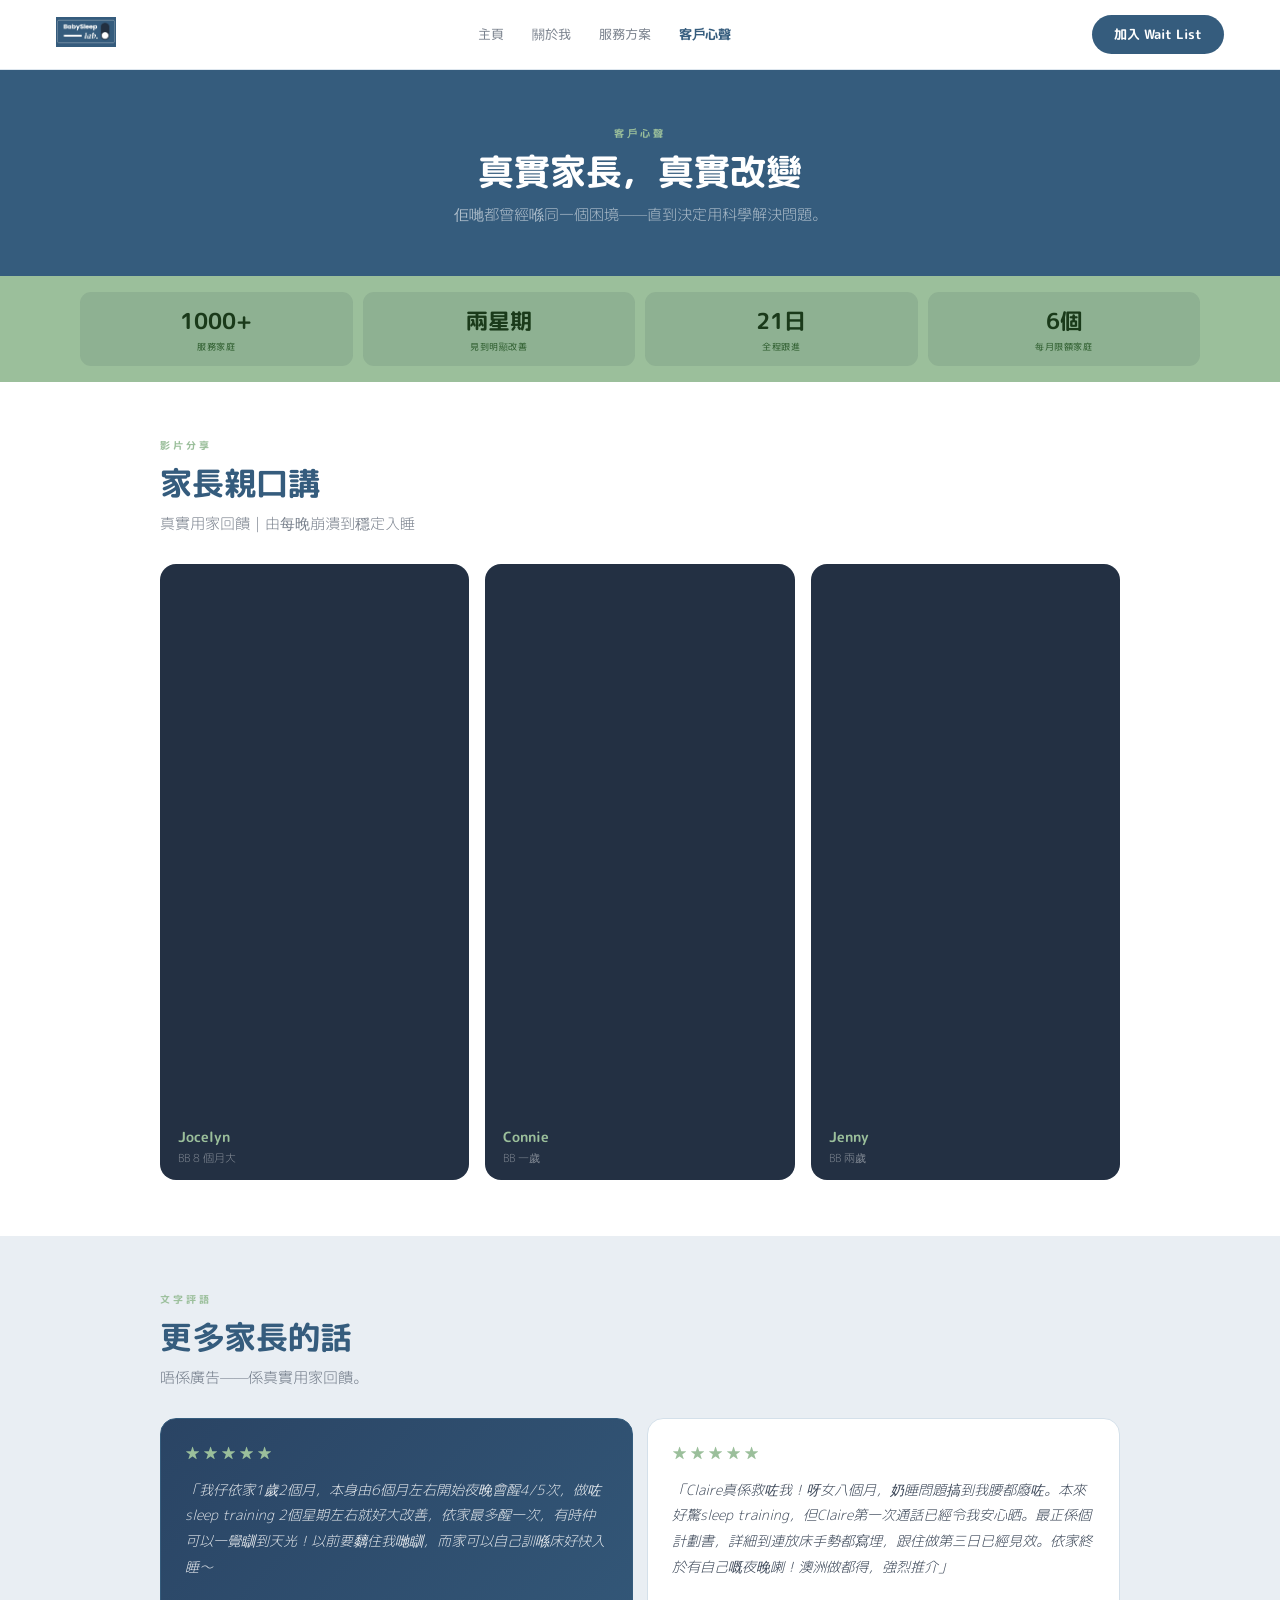
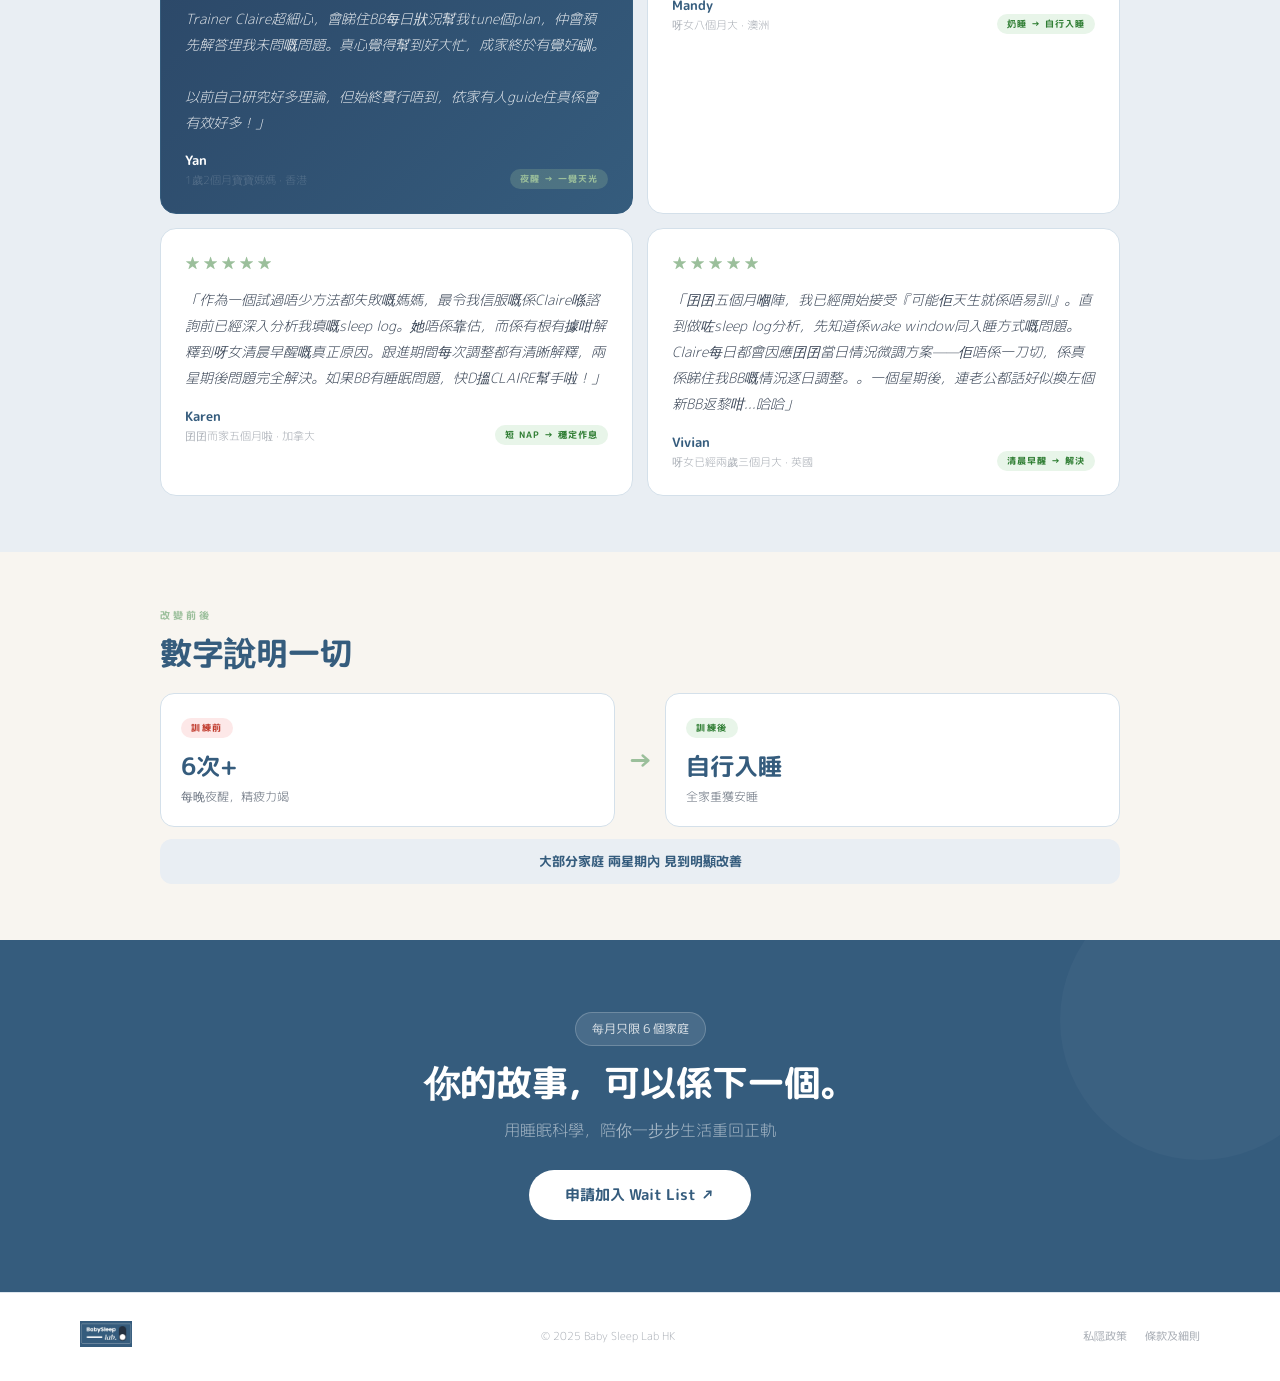
<file: testimonials.html>
<!DOCTYPE html>
<html lang="zh-HK">
<head>
<meta charset="UTF-8">
<meta name="viewport" content="width=device-width, initial-scale=1.0">
<title>客戶心聲 | Baby Sleep Lab HK</title>
<meta name="description" content="真實用家回饋。由每晚崩潰到穩定入睡——睇睇其他香港、澳洲、加拿大、英國媽媽的親身經歷。">
<link rel="stylesheet" href="style.css">
</head>
<body>
<nav class="nav">
  <a href="index.html"><img class="logo" src="images/logo.png" alt="Baby Sleep Lab HK"></a>
  <div class="navlinks"><a href="index.html">主頁</a><a href="about.html">關於我</a><a href="services.html">服務方案</a><a href="testimonials.html" class="act">客戶心聲</a></div>
  <a href="index.html#waitlist" class="nav-btn">加入 Wait List</a>
<button class="burger" id="burgerBtn" onclick="toggleMenu()">☰</button>
</nav>
<div class="mob-menu" id="mobMenu">
  <a href="index.html" onclick="closeMenu()">🏠 主頁</a>
  <a href="about.html" onclick="closeMenu()">👩‍⚕️ 關於我</a>
  <a href="services.html" onclick="closeMenu()">📋 服務方案</a>
  <a href="testimonials.html" onclick="closeMenu()">💬 客戶心聲</a>
  <a href="index.html#waitlist" class="mob-cta" onclick="closeMenu()">加入 Wait List</a>
</div>
<script>
function toggleMenu(){var m=document.getElementById("mobMenu");var b=document.getElementById("burgerBtn");var open=m.classList.toggle("open");b.textContent=open?"✕":"☰";}
function closeMenu(){document.getElementById("mobMenu").classList.remove("open");document.getElementById("burgerBtn").textContent="☰";}
</script>

<div class="testi-hero">
  <span class="ey">客戶心聲</span>
  <h1 class="h1" style="font-size:36px;color:var(--white);margin-bottom:10px;">真實家長，真實改變</h1>
  <p style="font-size:15px;color:rgba(255,255,255,0.6);font-weight:300;line-height:1.65;">佢哋都曾經喺同一個困境——直到決定用科學解決問題。</p>
</div>

<div class="stats-bar">
  <div class="stat-item"><span class="stat-n">1000+</span><span class="stat-l">服務家庭</span></div>
  <div class="stat-item"><span class="stat-n">兩星期</span><span class="stat-l">見到明顯改善</span></div>
  <div class="stat-item"><span class="stat-n">21日</span><span class="stat-l">全程跟進</span></div>
  <div class="stat-item"><span class="stat-n">6個</span><span class="stat-l">每月限額家庭</span></div>
</div>

<!-- VIDEOS -->
<section class="sec">
  <div class="sec-inner">
    <span class="ey">影片分享</span>
    <h2 class="h2">家長親口講</h2>
    <p class="sub">真實用家回饋｜由每晚崩潰到穩定入睡</p>
    <div class="vid-grid-3">
      <div class="vid-card"><div class="vid-wrapper"><iframe src="https://drive.google.com/file/d/1ovIXGyKUw867hXZ_XdEjoi37K0wY85E2/preview" allow="autoplay" allowfullscreen></iframe></div><div class="vid-info"><div class="vid-name">Jocelyn</div><div class="vid-tag-lbl">BB 8 個月大</div></div></div>
      <div class="vid-card"><div class="vid-wrapper"><iframe src="https://drive.google.com/file/d/15FXbIEZTvKgzJQJ691ZR5hG63aXlw5aR/preview" allow="autoplay" allowfullscreen></iframe></div><div class="vid-info"><div class="vid-name">Connie</div><div class="vid-tag-lbl">BB 一歲</div></div></div>
      <div class="vid-card"><div class="vid-wrapper"><iframe src="https://drive.google.com/file/d/1KK1r2zx_AlfOSDi84pUtnd5YePSrEx6w/preview" allow="autoplay" allowfullscreen></iframe></div><div class="vid-info"><div class="vid-name">Jenny</div><div class="vid-tag-lbl">BB 兩歲</div></div></div>
    </div>
  </div>
</section>

<!-- TEXT TESTIMONIALS -->
<section class="sec sl">
  <div class="sec-inner">
    <span class="ey">文字評語</span>
    <h2 class="h2">更多家長的話</h2>
    <p class="sub">唔係廣告——係真實用家回饋。</p>
    <div class="testi-grid">
      <div class="testi-card feat"><div class="stars"><span class="star">★</span><span class="star">★</span><span class="star">★</span><span class="star">★</span><span class="star">★</span></div><p class="testi-q">「我仔依家1歲2個月，本身由6個月左右開始夜晚會醒4/5次，做咗sleep training 2個星期左右就好大改善，依家最多醒一次，有時仲可以一覺瞓到天光！以前要黐住我哋瞓，而家可以自己訓喺床好快入睡～<br><br>Trainer Claire超細心，會睇住BB每日狀況幫我tune個plan，仲會預先解答埋我未問嘅問題。真心覺得幫到好大忙，成家終於有覺好瞓。<br><br>以前自己研究好多理論，但始終實行唔到，依家有人guide住真係會有效好多！」</p><div class="testi-bottom"><div><div class="testi-name">Yan</div><div class="testi-det">1歲2個月寶寶媽媽 · 香港</div></div><span class="testi-badge">夜醒 → 一覺天光</span></div></div>
      <div class="testi-card"><div class="stars"><span class="star">★</span><span class="star">★</span><span class="star">★</span><span class="star">★</span><span class="star">★</span></div><p class="testi-q">「Claire真係救咗我！呀女八個月，奶睡問題搞到我腰都廢咗。本來好驚sleep training，但Claire第一次通話已經令我安心晒。最正係個計劃書，詳細到連放床手勢都寫埋，跟住做第三日已經見效。依家終於有自己嘅夜晚喇！澳洲做都得，強烈推介」</p><div class="testi-bottom"><div><div class="testi-name">Mandy</div><div class="testi-det">呀女八個月大 · 澳洲</div></div><span class="testi-badge">奶睡 → 自行入睡</span></div></div>
      <div class="testi-card"><div class="stars"><span class="star">★</span><span class="star">★</span><span class="star">★</span><span class="star">★</span><span class="star">★</span></div><p class="testi-q">「作為一個試過唔少方法都失敗嘅媽媽，最令我信服嘅係Claire喺諮詢前已經深入分析我填嘅sleep log。她唔係靠估，而係有根有據咁解釋到呀女清晨早醒嘅真正原因。跟進期間每次調整都有清晰解釋，兩星期後問題完全解決。如果BB有睡眠問題，快D搵CLAIRE幫手啦！」</p><div class="testi-bottom"><div><div class="testi-name">Karen</div><div class="testi-det">囝囝而家五個月啦 · 加拿大</div></div><span class="testi-badge">短 nap → 穩定作息</span></div></div>
      <div class="testi-card"><div class="stars"><span class="star">★</span><span class="star">★</span><span class="star">★</span><span class="star">★</span><span class="star">★</span></div><p class="testi-q">「囝囝五個月嗰陣，我已經開始接受『可能佢天生就係唔易訓』。直到做咗sleep log分析，先知道係wake window同入睡方式嘅問題。Claire每日都會因應囝囝當日情況微調方案——佢唔係一刀切，係真係睇住我BB嘅情況逐日調整。。一個星期後，連老公都話好似換左個新BB返黎咁...哈哈」</p><div class="testi-bottom"><div><div class="testi-name">Vivian</div><div class="testi-det">呀女已經兩歲三個月大 · 英國</div></div><span class="testi-badge">清晨早醒 → 解決</span></div></div>
    </div>
  </div>
</section>

<section class="sec cr">
  <div class="sec-inner">
    <span class="ey">改變前後</span>
    <h2 class="h2" style="margin-bottom:20px;">數字說明一切</h2>
    <div class="ba-row"><div class="ba-card"><span class="ba-tag before">訓練前</span><h4>6次+</h4><p>每晚夜醒，精疲力竭</p></div><div class="ba-arrow">→</div><div class="ba-card"><span class="ba-tag after">訓練後</span><h4>自行入睡</h4><p>全家重獲安睡</p></div></div>
    <div class="ba-note">大部分家庭 兩星期內 見到明顯改善</div>
  </div>
</section>

<section class="cta-sec"><div class="cta-badge"><span>每月只限 6 個家庭</span></div><h2>你的故事，可以係下一個。</h2><p>用睡眠科學，陪你一步步生活重回正軌</p><a href="index.html#waitlist" class="btn-w">申請加入 Wait List ↗</a></section>
<footer class="footer"><a href="index.html"><img class="logo" src="images/logo.png" alt="Baby Sleep Lab HK"></a><p>© 2025 Baby Sleep Lab HK</p><div class="footer-links"><a href="#">私隱政策</a><a href="#">條款及細則</a></div></footer>
</body>
</html>
</file>
<file: style.css>
@import url('https://fonts.googleapis.com/css2?family=M+PLUS+Rounded+1c:wght@300;400;500;700&display=swap');
*,*::before,*::after{box-sizing:border-box;margin:0;padding:0;}
:root{--blue:#355C7D;--green:#9BBF9B;--silver:#E9EEF3;--dark:#233043;--white:#FFFFFF;--cream:#F8F5F0;--f:'M PLUS Rounded 1c',sans-serif;}
body{font-family:var(--f);color:var(--dark);background:var(--white);}
/* NAV */
.nav{background:var(--white);padding:0 56px;height:70px;display:flex;justify-content:space-between;align-items:center;border-bottom:0.5px solid #dde6ee;position:sticky;top:0;z-index:100;}
.nav img.logo{height:30px;}
.navlinks{display:flex;gap:28px;align-items:center;}
.navlinks a{font-size:13px;color:var(--dark);opacity:0.6;text-decoration:none;transition:opacity 0.2s;}
.navlinks a:hover,.navlinks a.act{opacity:1;color:var(--blue);font-weight:700;}
.nav-btn{background:var(--blue);color:var(--white);padding:10px 22px;border-radius:24px;font-size:13px;font-weight:700;border:none;cursor:pointer;font-family:var(--f);text-decoration:none;display:inline-block;}
.nav-btn:hover{background:#2a4a68;}
/* FOMO BAR */
.fomo-bar{background:linear-gradient(135deg,#2a4a6a,var(--blue));padding:11px 20px;display:flex;align-items:center;justify-content:center;gap:9px;}
.fomo-dot{width:8px;height:8px;border-radius:50%;background:#ff6b6b;flex-shrink:0;animation:fomopulse 1.5s infinite;}
@keyframes fomopulse{0%,100%{opacity:1;transform:scale(1);}50%{opacity:0.5;transform:scale(0.8);}}
.fomo-bar span{font-size:12px;color:rgba(255,255,255,0.9);font-weight:400;text-align:center;}
.fomo-bar strong{color:#FFD700;font-weight:700;}
/* COMMON */
.ey{font-size:10px;letter-spacing:3px;text-transform:uppercase;color:var(--green);font-weight:700;display:block;margin-bottom:10px;}
.h1{font-size:50px;font-weight:700;line-height:1.18;color:var(--blue);margin-bottom:14px;}
.h1 em{font-style:normal;color:#4a7fa8;}
.h2{font-size:32px;font-weight:700;color:var(--blue);line-height:1.25;margin-bottom:8px;}
.sub{font-size:15px;color:var(--dark);opacity:0.6;font-weight:300;line-height:1.78;margin-bottom:26px;}
.body-t{font-size:14px;color:var(--dark);opacity:0.85;line-height:1.88;font-weight:300;margin-bottom:14px;}
.body-t strong{font-weight:700;color:var(--blue);}
.sec{padding:56px 80px;background:var(--white);}
.sec.sl{background:var(--silver);}
.sec.cr{background:var(--cream);}
.sec-inner{max-width:960px;margin:0 auto;}
/* BUTTONS */
.btn-p{background:var(--blue);color:var(--white);padding:15px 36px;border-radius:30px;font-size:15px;font-weight:700;border:none;cursor:pointer;font-family:var(--f);text-decoration:none;display:inline-block;}
.btn-p:hover{background:#2a4a68;}
.btn-o{background:transparent;color:var(--blue);padding:14px 36px;border-radius:30px;font-size:15px;font-weight:500;border:1.5px solid var(--blue);cursor:pointer;font-family:var(--f);text-decoration:none;display:inline-block;}
.btn-o:hover{background:var(--blue);color:var(--white);}
.btn-w{background:var(--white);color:var(--blue);padding:14px 36px;border-radius:30px;font-size:15px;font-weight:700;border:none;cursor:pointer;font-family:var(--f);text-decoration:none;display:inline-block;}
/* HERO */
.hero{background:var(--cream);padding:80px 80px 72px;position:relative;overflow:hidden;}
.hbg1{position:absolute;top:-80px;right:-60px;width:400px;height:400px;border-radius:50%;background:#ccdce8;opacity:0.45;pointer-events:none;}
.hbg2{position:absolute;bottom:-60px;left:5%;width:260px;height:260px;border-radius:50%;background:#c4d8ca;opacity:0.25;pointer-events:none;}
.hero-inner{position:relative;z-index:1;max-width:680px;}
.pill-o{display:inline-flex;align-items:center;gap:7px;background:#FFF3E0;border:0.5px solid #e8c98a;border-radius:22px;padding:6px 16px;margin-bottom:16px;}
.pill-dot{width:8px;height:8px;border-radius:50%;background:#E8973A;animation:pu 2s infinite;flex-shrink:0;}
@keyframes pu{0%,100%{opacity:1;}50%{opacity:0.4;}}
.pill-o span{font-size:12px;color:#7a5010;font-weight:500;}
.result-pill{display:inline-flex;align-items:center;gap:8px;background:#E8F5E9;border:0.5px solid var(--green);border-radius:22px;padding:8px 18px;margin-bottom:18px;}
.result-pill svg{width:14px;height:14px;stroke:#2e7d32;fill:none;stroke-width:2.5;stroke-linecap:round;flex-shrink:0;}
.result-pill span{font-size:13px;color:#1a5c1a;font-weight:700;}
.hero-slogan{font-size:15px;color:var(--blue);font-weight:500;border-left:3px solid var(--green);padding-left:14px;margin-bottom:14px;line-height:1.55;opacity:0.82;}
.hero-limit{font-size:12px;color:var(--dark);opacity:0.45;font-style:italic;margin-bottom:24px;}
.hero-btns{display:flex;gap:14px;margin-bottom:32px;}
.certs{display:flex;flex-direction:column;gap:10px;}
.crow{display:flex;align-items:center;gap:12px;background:var(--white);border:0.5px solid #c4d4de;border-radius:13px;padding:12px 16px;}
.cico{width:32px;height:32px;border-radius:8px;background:var(--silver);display:flex;align-items:center;justify-content:center;flex-shrink:0;}
.cico svg{width:14px;height:14px;stroke:var(--blue);fill:none;stroke-width:2;stroke-linecap:round;stroke-linejoin:round;}
.cmain{font-size:13px;font-weight:700;color:var(--blue);}
.csub{font-size:11px;color:var(--dark);opacity:0.5;font-weight:300;}
/* TRUST BAR */
.trust-bar{background:var(--blue);padding:20px 80px;display:flex;justify-content:space-around;}
.trust-item{display:flex;flex-direction:column;align-items:center;gap:4px;padding:10px 20px;}
.trust-num{font-size:26px;font-weight:700;color:var(--white);}
.trust-lbl{font-size:10px;color:rgba(255,255,255,0.55);letter-spacing:1px;text-transform:uppercase;}
/* PAIN */
.pain-grid{display:grid;grid-template-columns:1fr 1fr;gap:14px;}
.pain-card{background:var(--white);border-radius:16px;padding:20px;display:flex;gap:14px;align-items:flex-start;border:0.5px solid #d4e0ea;}
.pain-ico{width:38px;height:38px;border-radius:11px;background:var(--silver);display:flex;align-items:center;justify-content:center;flex-shrink:0;}
.pain-ico svg{width:17px;height:17px;stroke:var(--blue);fill:none;stroke-width:2;}
.pain-card h4{font-size:14px;font-weight:700;color:var(--blue);margin-bottom:4px;}
.pain-card p{font-size:13px;color:var(--dark);line-height:1.6;font-weight:300;opacity:0.85;}
.pain-end{text-align:center;margin-top:22px;font-size:18px;font-weight:700;color:var(--blue);opacity:0.65;}
/* ABOUT CARD */
.about-card{background:var(--blue);border-radius:20px;padding:32px;}
.about-top{display:flex;align-items:center;gap:16px;margin-bottom:16px;}
.about-ava{width:64px;height:78px;border-radius:12px;overflow:hidden;border:2px solid rgba(255,255,255,0.25);flex-shrink:0;}
.about-ava img{width:100%;height:100%;object-fit:cover;object-position:center top;}
.about-name{font-size:17px;font-weight:700;color:var(--white);}
.about-role{font-size:12px;color:rgba(255,255,255,0.55);font-weight:300;}
.about-quote{font-size:16px;font-weight:500;color:var(--white);line-height:1.6;margin-bottom:12px;font-style:italic;}
.about-quote em{color:var(--green);font-style:normal;}
.about-body{font-size:14px;color:rgba(255,255,255,0.68);line-height:1.82;font-weight:300;margin-bottom:16px;}
.about-body strong{font-weight:700;color:var(--white);}
.about-link{font-size:14px;color:var(--white);font-weight:700;border-bottom:1.5px solid var(--green);padding-bottom:2px;text-decoration:none;}
/* SVC GRID */
.svc-grid{display:grid;grid-template-columns:1fr 1fr;gap:16px;}
.svc-card{border-radius:18px;padding:28px;border:0.5px solid #d4e0ea;background:var(--white);}
.svc-card.feat{background:var(--blue);border-color:var(--blue);}
.svc-tag{display:inline-block;font-size:9px;letter-spacing:2px;text-transform:uppercase;padding:4px 12px;border-radius:20px;margin-bottom:14px;font-weight:700;}
.svc-tag.a{background:var(--silver);color:var(--blue);}
.svc-tag.b{background:rgba(255,255,255,0.22);color:var(--white);border:0.5px solid rgba(255,255,255,0.35);}
.svc-card h3{font-size:19px;font-weight:700;color:var(--blue);margin-bottom:7px;line-height:1.3;}
.svc-card.feat h3{color:var(--white);}
.svc-desc{font-size:13px;color:var(--dark);opacity:0.7;line-height:1.68;font-weight:300;margin-bottom:14px;}
.svc-card.feat .svc-desc{color:rgba(255,255,255,0.68);opacity:1;}
.svc-list{list-style:none;display:flex;flex-direction:column;gap:8px;}
.svc-list li{font-size:13px;color:var(--dark);font-weight:300;display:flex;gap:9px;align-items:flex-start;line-height:1.55;}
.svc-card.feat .svc-list li{color:rgba(255,255,255,0.88);}
.svc-ck{color:var(--green);font-weight:700;font-size:14px;flex-shrink:0;line-height:1.4;}
.svc-card.feat .svc-ck{color:#9BBF9B;}
/* STEPS */
.steps-col{display:flex;flex-direction:column;}
.step-row{display:grid;grid-template-columns:52px 1fr;gap:0 18px;position:relative;}
.step-row:not(:last-child)::before{content:'';position:absolute;left:25px;top:52px;bottom:0;width:1.5px;background:linear-gradient(to bottom,#b8d0e0,#dde8f0);}
.step-num{width:52px;height:52px;border-radius:50%;background:var(--blue);color:var(--white);display:flex;align-items:center;justify-content:center;font-size:18px;font-weight:700;position:relative;z-index:1;flex-shrink:0;}
.step-num.g{background:var(--green);color:#1a3a1a;}
.step-body{padding:7px 0 30px;}
.step-tag{display:inline-flex;font-size:9px;letter-spacing:1.5px;text-transform:uppercase;padding:3px 10px;border-radius:18px;margin-bottom:9px;font-weight:700;}
.tag-free{background:#E8F5E9;color:#2e7d32;}
.tag-step{background:var(--silver);color:var(--blue);}
.tag-days{background:#FFF8E1;color:#e65100;}
.step-body h3{font-size:17px;font-weight:700;color:var(--blue);margin-bottom:5px;}
.step-body p{font-size:13px;color:var(--dark);line-height:1.75;font-weight:300;opacity:0.82;}
.step-body p strong{font-weight:700;color:var(--blue);}
.bonus-box{background:#FFF8E1;border:0.5px solid #f0d080;border-radius:10px;padding:12px 14px;margin-top:10px;display:flex;gap:10px;}
.bonus-ico{width:26px;height:26px;border-radius:7px;background:#FFE082;display:flex;align-items:center;justify-content:center;flex-shrink:0;}
.bonus-ico svg{width:12px;height:12px;stroke:#e65100;fill:none;stroke-width:2.5;stroke-linecap:round;}
.bonus-txt p{font-size:12px;color:#7a4000;font-weight:300;line-height:1.6;}
.bonus-txt strong{font-weight:700;}
.step-row:last-child .step-body{padding-bottom:4px;}
/* NOTICE */
.notice-bar{background:var(--blue);padding:22px 80px;display:flex;align-items:flex-start;gap:16px;}
.notice-bar svg{width:18px;height:18px;stroke:var(--green);fill:none;stroke-width:2;flex-shrink:0;margin-top:2px;}
.notice-bar p{font-size:14px;color:rgba(255,255,255,0.82);font-weight:300;line-height:1.7;}
.notice-bar p strong{font-weight:700;color:var(--white);}
/* BEFORE/AFTER */
.ba-row{display:flex;gap:12px;align-items:stretch;margin-bottom:12px;}
.ba-card{flex:1;border-radius:14px;padding:20px;border:0.5px solid #d4e0ea;background:var(--white);}
.ba-tag{display:inline-block;font-size:9px;letter-spacing:1.5px;text-transform:uppercase;padding:3px 10px;border-radius:18px;margin-bottom:10px;font-weight:700;}
.ba-tag.before{background:#fde8e8;color:#c0392b;}
.ba-tag.after{background:#e8f5e9;color:#2e7d32;}
.ba-card h4{font-size:24px;font-weight:700;color:var(--blue);margin-bottom:4px;}
.ba-card p{font-size:12px;color:var(--dark);font-weight:300;opacity:0.7;}
.ba-arrow{display:flex;align-items:center;justify-content:center;font-size:26px;color:var(--green);font-weight:700;flex-shrink:0;}
.ba-note{text-align:center;padding:13px 18px;background:var(--silver);border-radius:12px;font-size:13px;color:var(--blue);font-weight:600;}
/* TESTIMONIALS */
.testi-grid{display:grid;grid-template-columns:1fr 1fr;gap:14px;}
.testi-card{background:var(--white);border-radius:16px;padding:24px;border:0.5px solid #d4e0ea;}
.testi-card.feat{background:linear-gradient(135deg,#2a4464,var(--blue));border-color:var(--blue);}
.stars{display:flex;gap:3px;margin-bottom:12px;}
.star{color:var(--green);font-size:15px;}
.testi-card.feat .star{color:#9BBF9B;}
.testi-q{font-size:14px;color:var(--dark);line-height:1.85;font-weight:300;font-style:italic;margin-bottom:16px;opacity:0.9;}
.testi-card.feat .testi-q{color:rgba(255,255,255,0.88);opacity:1;}
.testi-bottom{display:flex;justify-content:space-between;align-items:flex-end;}
.testi-name{font-size:13px;color:var(--blue);font-weight:700;}
.testi-card.feat .testi-name{color:var(--white);}
.testi-det{font-size:11px;color:var(--dark);opacity:0.4;margin-top:2px;font-weight:300;}
.testi-card.feat .testi-det{color:rgba(255,255,255,0.45);}
.testi-badge{font-size:9px;letter-spacing:1px;text-transform:uppercase;background:#E8F5E9;color:#2e7d32;padding:3px 10px;border-radius:18px;font-weight:700;white-space:nowrap;}
.testi-card.feat .testi-badge{background:rgba(155,191,155,0.25);color:#9BBF9B;}
/* FORM */
.form-wrap{background:var(--white);border-radius:18px;padding:36px;border:0.5px solid #cddae6;max-width:720px;margin:0 auto;}
.form-grid{display:grid;grid-template-columns:1fr 1fr;gap:16px 24px;}
.form-field{display:flex;flex-direction:column;gap:7px;}
.form-field.full{grid-column:1/-1;}
.form-field label{font-size:10px;letter-spacing:1.5px;text-transform:uppercase;color:var(--blue);font-weight:700;opacity:0.75;}
.req{color:var(--green);}
.form-field input,.form-field select,.form-field textarea{font-family:var(--f);font-size:14px;color:var(--dark);background:var(--white);border:0.5px solid #b8cedd;border-radius:11px;padding:12px 15px;width:100%;outline:none;font-weight:300;-webkit-appearance:none;transition:border-color 0.2s;}
.form-field input:focus,.form-field select:focus,.form-field textarea:focus{border-color:var(--blue);}
.form-field select{background-image:url("data:image/svg+xml,%3Csvg xmlns='http://www.w3.org/2000/svg' width='12' height='8' viewBox='0 0 12 8'%3E%3Cpath d='M1 1l5 5 5-5' stroke='%23355C7D' stroke-width='1.5' fill='none' stroke-linecap='round'/%3E%3C/svg%3E");background-repeat:no-repeat;background-position:right 15px center;padding-right:40px;}
.form-field textarea{min-height:90px;line-height:1.6;}
.svc-opts{display:flex;flex-direction:column;gap:10px;}
.svc-opt{border:0.5px solid #b8cedd;border-radius:11px;padding:14px 16px;cursor:pointer;transition:all 0.2s;}
.svc-opt:hover,.svc-opt.sel{border-color:var(--blue);background:var(--silver);}
.svc-opt-title{font-size:14px;font-weight:700;color:var(--dark);}
.svc-opt-sub{font-size:11px;color:var(--dark);opacity:0.5;margin-top:3px;}
.form-divider{height:0.5px;background:#dde6ee;margin:18px 0;grid-column:1/-1;}
.priv-row{display:flex;gap:12px;align-items:flex-start;grid-column:1/-1;}
.priv-row input[type=checkbox]{width:18px;height:18px;min-width:18px;margin-top:3px;accent-color:var(--blue);}
.priv-row p{font-size:12px;color:var(--dark);opacity:0.55;line-height:1.6;font-weight:300;}
.form-err{font-size:11px;color:#c0392b;margin-top:-4px;display:none;grid-column:1/-1;}
.submit-btn{width:100%;padding:15px;border-radius:28px;font-size:15px;font-weight:700;background:var(--blue);color:var(--white);border:none;cursor:pointer;font-family:var(--f);grid-column:1/-1;}
.submit-btn:hover{background:#2a4a68;}
.form-success{display:none;text-align:center;padding:40px 20px;}
.form-success .check{width:56px;height:56px;border-radius:50%;background:var(--green);display:flex;align-items:center;justify-content:center;margin:0 auto 16px;}
.form-success .check svg{width:24px;height:24px;}
.form-success h3{font-size:22px;font-weight:700;color:var(--blue);margin-bottom:8px;}
.form-success p{font-size:14px;color:var(--dark);opacity:0.65;line-height:1.75;font-weight:300;}
.ln-tag{display:inline-flex;align-items:center;gap:7px;background:#FFF3E0;border:0.5px solid #e8c98a;border-radius:20px;padding:6px 14px;margin-bottom:18px;}
.ln-tag svg{width:12px;height:12px;stroke:#E8973A;fill:none;stroke-width:2;flex-shrink:0;}
.ln-tag span{font-size:11px;color:#7a5010;font-weight:500;}
/* CTA SECTION */
.cta-sec{background:var(--blue);padding:72px 80px;text-align:center;position:relative;overflow:hidden;}
.cta-sec::before{content:'';position:absolute;top:-60px;right:-60px;width:280px;height:280px;border-radius:50%;background:rgba(255,255,255,0.03);}
.cta-badge{display:inline-flex;align-items:center;gap:6px;background:rgba(255,255,255,0.1);border:0.5px solid rgba(255,255,255,0.2);border-radius:20px;padding:7px 16px;margin-bottom:14px;}
.cta-badge span{font-size:12px;color:rgba(255,255,255,0.8);}
.cta-sec h2{font-size:36px;font-weight:700;color:var(--white);margin-bottom:12px;line-height:1.3;position:relative;z-index:1;}
.cta-sec p{font-size:16px;color:rgba(255,255,255,0.55);margin-bottom:28px;font-weight:300;position:relative;z-index:1;}
/* FOOTER */
.footer{padding:28px 80px;display:flex;justify-content:space-between;align-items:center;border-top:0.5px solid #dde6ee;flex-wrap:wrap;gap:14px;}
.footer img.logo{height:26px;}
.footer p{font-size:11px;color:var(--dark);opacity:0.4;font-weight:300;}
.footer-links{display:flex;gap:18px;}
.footer-links a{font-size:11px;color:var(--dark);opacity:0.4;text-decoration:none;}
/* ABOUT HERO */
.about-hero{background:var(--blue);padding:56px 80px 48px;position:relative;overflow:hidden;}
.about-hero::before{content:'';position:absolute;top:-60px;right:-60px;width:280px;height:280px;border-radius:50%;background:rgba(255,255,255,0.04);}
.about-grid{display:grid;grid-template-columns:180px 1fr;gap:32px;align-items:center;position:relative;z-index:1;margin-bottom:28px;}
.about-photo{width:180px;height:216px;border-radius:18px;overflow:hidden;border:2px solid rgba(255,255,255,0.3);flex-shrink:0;box-shadow:0 6px 30px rgba(0,0,0,0.25);}
.about-photo img{width:100%;height:100%;object-fit:cover;object-position:center top;}
.about-hero-ey{font-size:10px;letter-spacing:2px;text-transform:uppercase;color:var(--green);font-weight:700;margin-bottom:8px;display:block;}
.about-hero-name{font-size:32px;font-weight:700;color:var(--white);line-height:1.2;margin-bottom:6px;}
.about-hero-role{font-size:14px;color:rgba(255,255,255,0.6);font-weight:300;line-height:1.55;}
.about-pills{display:flex;flex-wrap:wrap;gap:8px;position:relative;z-index:1;}
.about-pill{background:rgba(255,255,255,0.1);border:0.5px solid rgba(255,255,255,0.2);border-radius:20px;padding:7px 16px;font-size:12px;color:rgba(255,255,255,0.88);font-weight:400;display:flex;align-items:center;gap:7px;}
.about-pill svg{width:12px;height:12px;stroke:var(--green);fill:none;stroke-width:2;flex-shrink:0;}
.qblock{border-left:3px solid var(--green);padding:16px 22px;background:var(--silver);border-radius:0 14px 14px 0;margin:20px 0;}
.qblock p{font-style:italic;color:var(--blue);font-size:15px;line-height:1.78;font-weight:400;}
/* TIMELINE */
.tl-row{display:grid;grid-template-columns:48px 1fr;gap:0 18px;position:relative;}
.tl-row:not(:last-child)::before{content:'';position:absolute;left:23px;top:48px;bottom:0;width:1.5px;background:linear-gradient(to bottom,#b8d0e0,#dde8f0);}
.tl-dot{width:48px;height:48px;border-radius:50%;background:var(--blue);color:var(--white);display:flex;align-items:center;justify-content:center;font-size:16px;font-weight:700;position:relative;z-index:1;flex-shrink:0;}
.tl-dot.g{background:var(--green);color:#1a3a1a;}
.tl-body{padding:6px 0 28px;}
.tl-body h4{font-size:15px;font-weight:700;color:var(--blue);margin-bottom:5px;}
.tl-body p{font-size:13px;color:var(--dark);line-height:1.7;font-weight:300;opacity:0.8;}
.tl-row:last-child .tl-body{padding-bottom:4px;}
/* CREDENTIALS */
.cred-grid{display:flex;flex-direction:column;gap:13px;}
.cred-card{background:var(--white);border-radius:16px;padding:20px 24px;border:0.5px solid #d4e0ea;display:flex;gap:16px;align-items:flex-start;}
.cred-ico{width:44px;height:44px;border-radius:12px;background:var(--silver);display:flex;align-items:center;justify-content:center;flex-shrink:0;}
.cred-ico svg{width:20px;height:20px;stroke:var(--blue);fill:none;stroke-width:2;stroke-linecap:round;}
.cred-card h4{font-size:14px;font-weight:700;color:var(--blue);margin-bottom:4px;}
.cred-card p{font-size:12px;color:var(--dark);line-height:1.65;font-weight:300;opacity:0.7;}
/* PHILOSOPHY */
.phil-grid{display:grid;grid-template-columns:1fr 1fr;gap:14px;}
.phil-card{border-radius:16px;padding:24px;border:0.5px solid #d4e0ea;}
.phil-card.hi{background:var(--blue);border-color:var(--blue);}
.phil-num{font-size:28px;font-weight:700;color:var(--green);margin-bottom:8px;opacity:0.45;}
.phil-card.hi .phil-num{color:#9BBF9B;opacity:0.6;}
.phil-card h3{font-size:15px;font-weight:700;color:var(--blue);margin-bottom:6px;}
.phil-card.hi h3{color:var(--white);}
.phil-card p{font-size:13px;color:var(--dark);line-height:1.68;font-weight:300;opacity:0.75;}
.phil-card.hi p{color:rgba(255,255,255,0.68);opacity:1;}
/* SERVICES PAGE */
.svc-hero{background:var(--blue);padding:56px 80px 48px;text-align:center;position:relative;overflow:hidden;}
.age-tabs{display:flex;background:var(--silver);border-bottom:0.5px solid #d0dce8;}
.age-tab{flex:1;padding:16px 8px;text-align:center;cursor:pointer;border-bottom:3px solid transparent;transition:all 0.2s;}
.age-tab.on{background:var(--white);border-bottom-color:var(--blue);}
.age-tab-title{font-size:13px;font-weight:700;color:var(--dark);opacity:0.5;}
.age-tab.on .age-tab-title{color:var(--blue);opacity:1;}
.age-tab-sub{font-size:10px;color:var(--dark);opacity:0.35;margin-top:2px;}
.age-sec{display:none;}
.age-sec.on{display:block;}
.fomo-tag{display:inline-flex;align-items:center;gap:7px;background:#FFF3E0;border:0.5px solid #e8c98a;border-radius:22px;padding:7px 15px;margin-bottom:18px;}
.fomo-tag svg{width:13px;height:13px;stroke:#c0392b;fill:none;stroke-width:2;flex-shrink:0;}
.fomo-tag span{font-size:12px;color:#7a2010;font-weight:700;}
.why-box{background:#EBF2F8;border:0.5px solid #b8d0e4;border-radius:14px;padding:18px 20px;margin-bottom:20px;}
.why-title{font-size:12px;font-weight:700;color:var(--blue);margin-bottom:11px;display:flex;align-items:center;gap:8px;}
.why-title svg{width:14px;height:14px;stroke:var(--blue);fill:none;stroke-width:2;flex-shrink:0;}
.why-list{list-style:none;display:flex;flex-direction:column;gap:8px;}
.why-list li{font-size:12px;color:var(--dark);font-weight:300;line-height:1.65;display:flex;gap:9px;align-items:flex-start;}
.wdot{width:5px;height:5px;border-radius:50%;background:var(--blue);opacity:0.4;flex-shrink:0;margin-top:7px;}
.pkg-card{border-radius:18px;padding:28px;border:0.5px solid #d4e0ea;background:var(--white);margin-bottom:14px;}
.pkg-card.feat{background:var(--blue);border-color:var(--blue);}
.pkg-tag{display:inline-block;font-size:9px;letter-spacing:2px;text-transform:uppercase;padding:4px 12px;border-radius:20px;margin-bottom:12px;font-weight:700;}
.pkg-tag.a{background:var(--silver);color:var(--blue);}
.pkg-tag.b{background:rgba(255,255,255,0.22);color:var(--white);border:0.5px solid rgba(255,255,255,0.35);}
.pkg-card h3{font-size:18px;font-weight:700;color:var(--blue);margin-bottom:6px;line-height:1.3;}
.pkg-card.feat h3{color:var(--white);}
.pkg-desc{font-size:13px;color:var(--dark);opacity:0.7;line-height:1.68;font-weight:300;margin-bottom:14px;}
.pkg-card.feat .pkg-desc{color:rgba(255,255,255,0.68);opacity:1;}
.inc-title{font-size:9px;letter-spacing:2px;text-transform:uppercase;color:var(--blue);font-weight:700;opacity:0.55;margin-bottom:10px;}
.pkg-card.feat .inc-title{color:rgba(255,255,255,0.45);}
.pkg-list{list-style:none;display:flex;flex-direction:column;gap:8px;}
.pkg-list li{font-size:13px;color:var(--dark);font-weight:300;display:flex;gap:9px;align-items:flex-start;line-height:1.55;}
.pkg-card.feat .pkg-list li{color:rgba(255,255,255,0.88);}
.pkg-ck{color:var(--green);font-weight:700;font-size:14px;flex-shrink:0;line-height:1.4;}
.pkg-card.feat .pkg-ck{color:#9BBF9B;}
.followup-badge{display:inline-flex;align-items:center;gap:8px;background:rgba(255,255,255,0.15);border:0.5px solid rgba(255,255,255,0.3);border-radius:22px;padding:8px 16px;margin-top:16px;}
.followup-badge svg{stroke:#9BBF9B;fill:none;stroke-width:2;width:13px;height:13px;}
.followup-badge span{font-size:12px;font-weight:700;color:var(--white);}
.sproof{background:var(--silver);border-radius:13px;padding:16px 18px;margin-top:16px;display:flex;gap:12px;align-items:flex-start;}
.sproof svg{width:15px;height:15px;stroke:var(--blue);fill:none;stroke-width:2;flex-shrink:0;margin-top:2px;}
.sproof p{font-size:13px;color:var(--blue);font-weight:300;line-height:1.65;}
.sproof p strong{font-weight:700;}
.cta-strip{background:var(--blue);padding:32px 80px;display:flex;justify-content:space-between;align-items:center;flex-wrap:wrap;gap:16px;}
.cta-strip h3{font-size:20px;font-weight:700;color:var(--white);margin-bottom:4px;}
.cta-strip p{font-size:13px;color:rgba(255,255,255,0.6);font-weight:300;}
/* TESTIMONIALS PAGE */
.testi-hero{background:var(--blue);padding:56px 80px 48px;text-align:center;position:relative;overflow:hidden;}
.stats-bar{background:var(--green);padding:16px 80px;display:grid;grid-template-columns:repeat(4,1fr);gap:10px;}
.stat-item{background:rgba(35,48,67,0.1);border-radius:11px;padding:12px;display:flex;flex-direction:column;align-items:center;gap:3px;}
.stat-n{font-size:22px;font-weight:700;color:#1a3a1a;}
.stat-l{font-size:9px;color:#2a5a2a;letter-spacing:0.5px;text-transform:uppercase;text-align:center;}
.vid-grid-3{display:grid;grid-template-columns:1fr 1fr 1fr;gap:16px;}
.vid-card{border-radius:16px;overflow:hidden;background:var(--dark);}
.vid-wrapper{position:relative;width:100%;padding-top:177.78%;overflow:hidden;}
.vid-wrapper iframe{position:absolute;top:0;left:0;width:100%;height:100%;border:none;}
.vid-info{padding:13px 18px;}
.vid-name{font-size:14px;font-weight:700;color:var(--green);}
.vid-tag-lbl{font-size:11px;color:rgba(255,255,255,0.45);margin-top:3px;font-weight:300;}
/* MOBILE */
@media(max-width:768px){
  .nav{padding:10px 18px;height:auto;}
  .navlinks{display:none;}
  .nav-btn{padding:8px 14px;font-size:11px;}
  .fomo-bar span{font-size:11px;}
  .hero{padding:26px 20px 22px;}
  .hero-inner{max-width:100%;}
  .h1{font-size:26px;}
  .hero-btns{flex-direction:column;gap:10px;}
  .hero-btns .btn-p,.hero-btns .btn-o{width:100%;text-align:center;padding:13px;}
  .trust-bar{padding:14px 16px;display:grid;grid-template-columns:1fr 1fr;gap:8px;}
  .trust-item{background:rgba(255,255,255,0.07);border-radius:10px;padding:10px;}
  .trust-num{font-size:20px;}
  .sec{padding:24px 20px;}
  .h2{font-size:20px;}
  .pain-grid{grid-template-columns:1fr;}
  .svc-grid{grid-template-columns:1fr;}
  .testi-grid{grid-template-columns:1fr;}
  .about-hero{padding:26px 20px 22px;}
  .about-grid{grid-template-columns:110px 1fr;gap:16px;}
  .about-photo{width:110px;height:132px;}
  .about-hero-name{font-size:22px;}
  .phil-grid{grid-template-columns:1fr 1fr;}
  .cta-sec{padding:40px 20px;}
  .cta-sec h2{font-size:26px;}
  .cta-sec .btn-w{width:100%;max-width:300px;}
  .footer{padding:20px;flex-direction:column;text-align:center;align-items:center;}
  .notice-bar{padding:16px 20px;}
  .svc-hero{padding:26px 20px 20px;}
  .cta-strip{padding:22px 20px;flex-direction:column;text-align:center;}
  .cta-strip .btn-w{width:100%;}
  .testi-hero{padding:26px 20px 20px;}
  .stats-bar{padding:12px;grid-template-columns:1fr 1fr;}
  .vid-grid-3{grid-template-columns:1fr;}
  .form-grid{grid-template-columns:1fr;}
  .form-field.full,.form-divider,.priv-row,.form-err,.submit-btn{grid-column:1;}
  .ba-card h4{font-size:20px;}
}
/* HAMBURGER MENU */
.burger{display:none;background:none;border:none;font-size:22px;cursor:pointer;color:var(--dark);padding:4px 8px;line-height:1;}
.mob-menu{display:none;flex-direction:column;background:var(--white);border-top:0.5px solid #eee;box-shadow:0 8px 24px rgba(0,0,0,0.10);position:sticky;top:70px;z-index:99;}
.mob-menu.open{display:flex;}
.mob-menu a{padding:15px 24px;font-size:15px;color:var(--dark);text-decoration:none;border-bottom:0.5px solid #f0f0f0;font-weight:500;display:flex;align-items:center;gap:10px;}
.mob-menu a:hover{background:#f8f8f8;color:var(--blue);}
.mob-menu .mob-cta{background:var(--blue);color:var(--white);text-align:center;margin:14px 20px 18px;border-radius:26px;font-weight:700;justify-content:center;padding:14px 24px;}
.mob-menu .mob-cta:hover{background:#2a4a68;}
@media(max-width:768px){
  .burger{display:block;}
  .navlinks{display:none;}
  .nav-btn{display:none;}
  .nav{padding:0 20px;}
}
</file>
